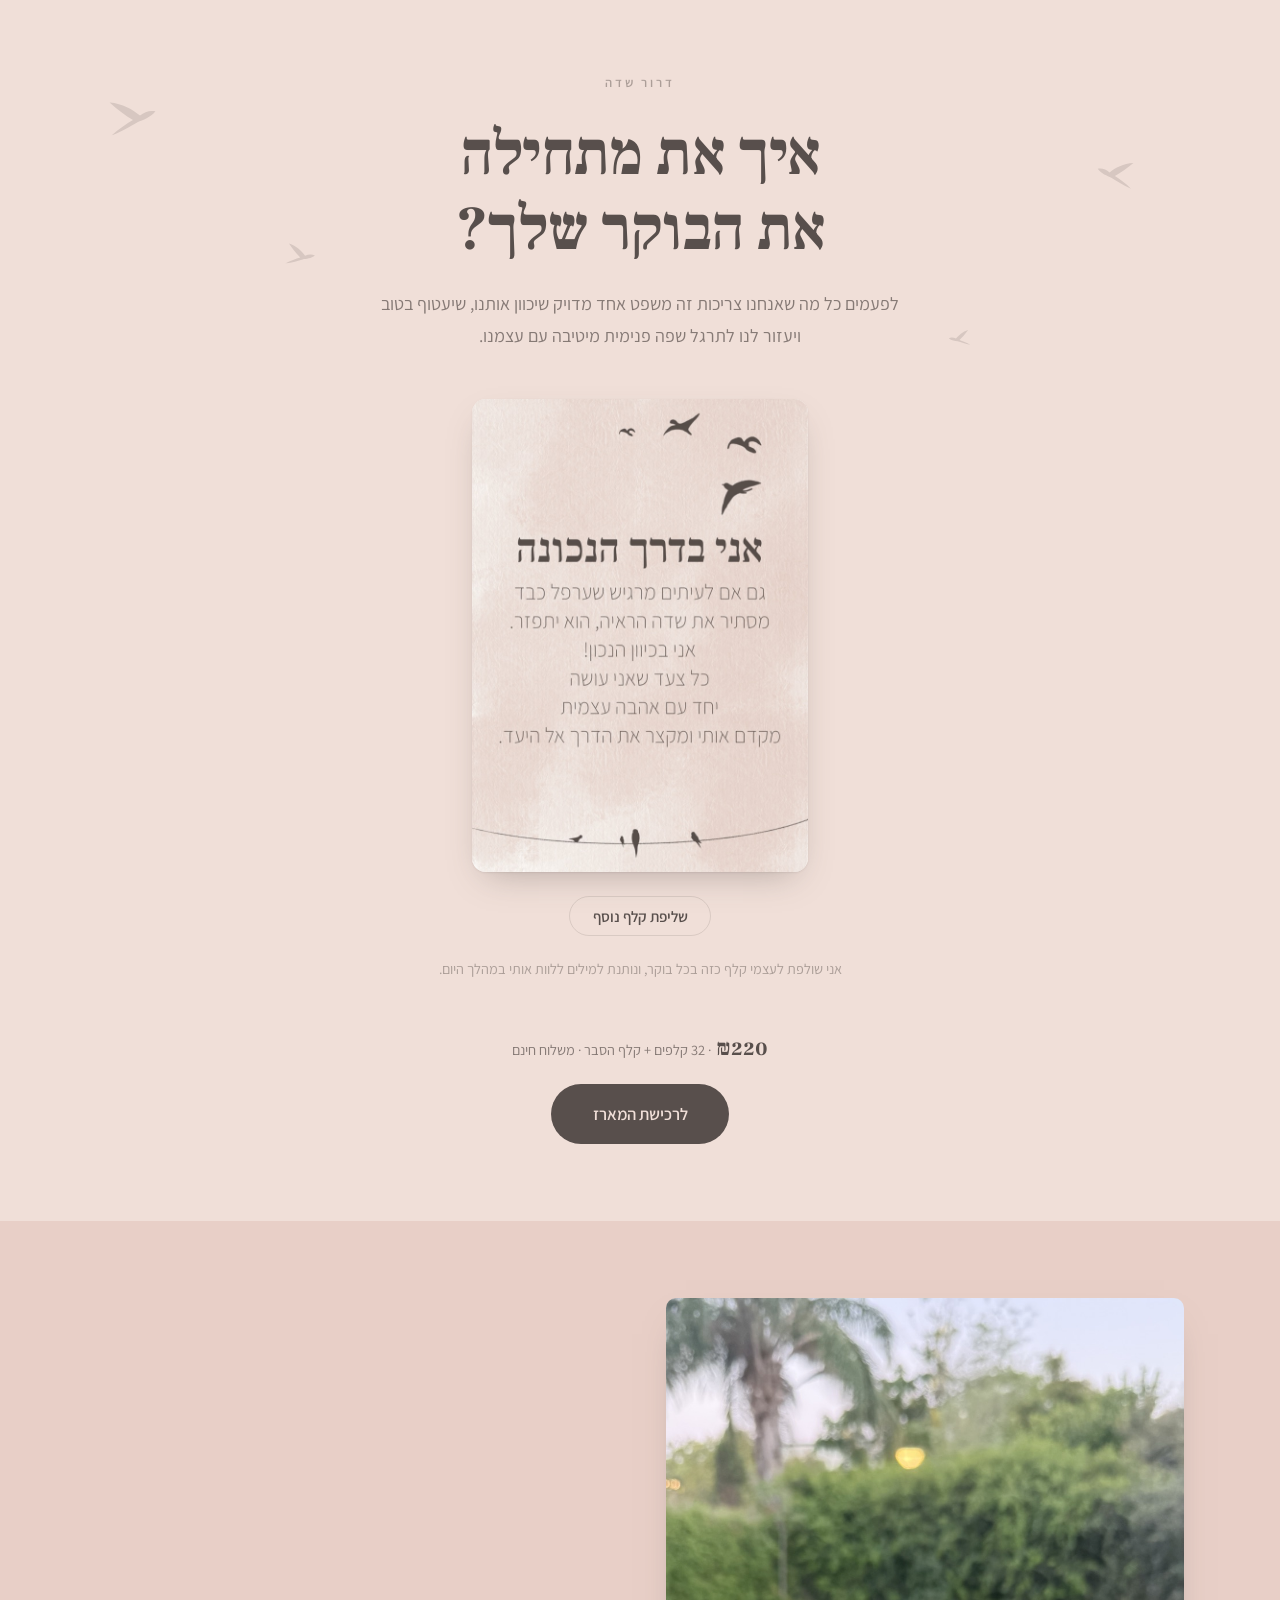
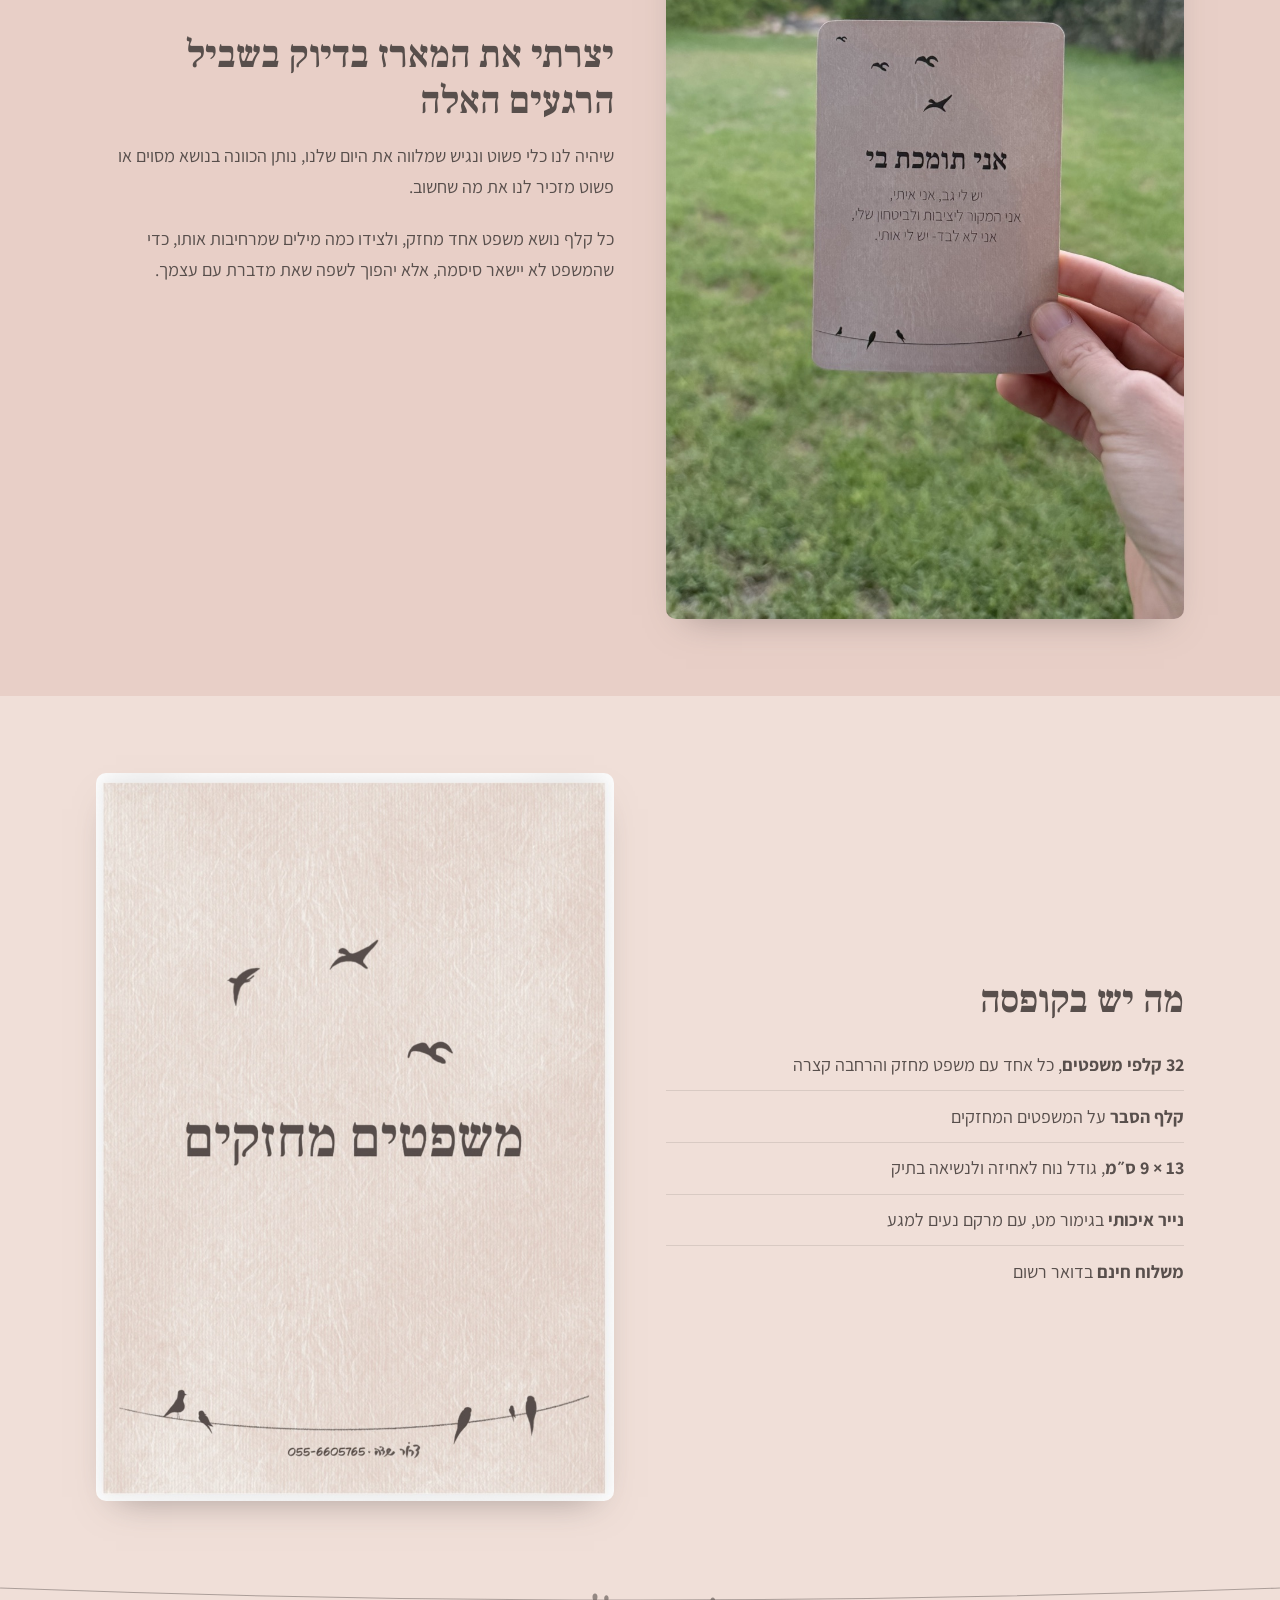
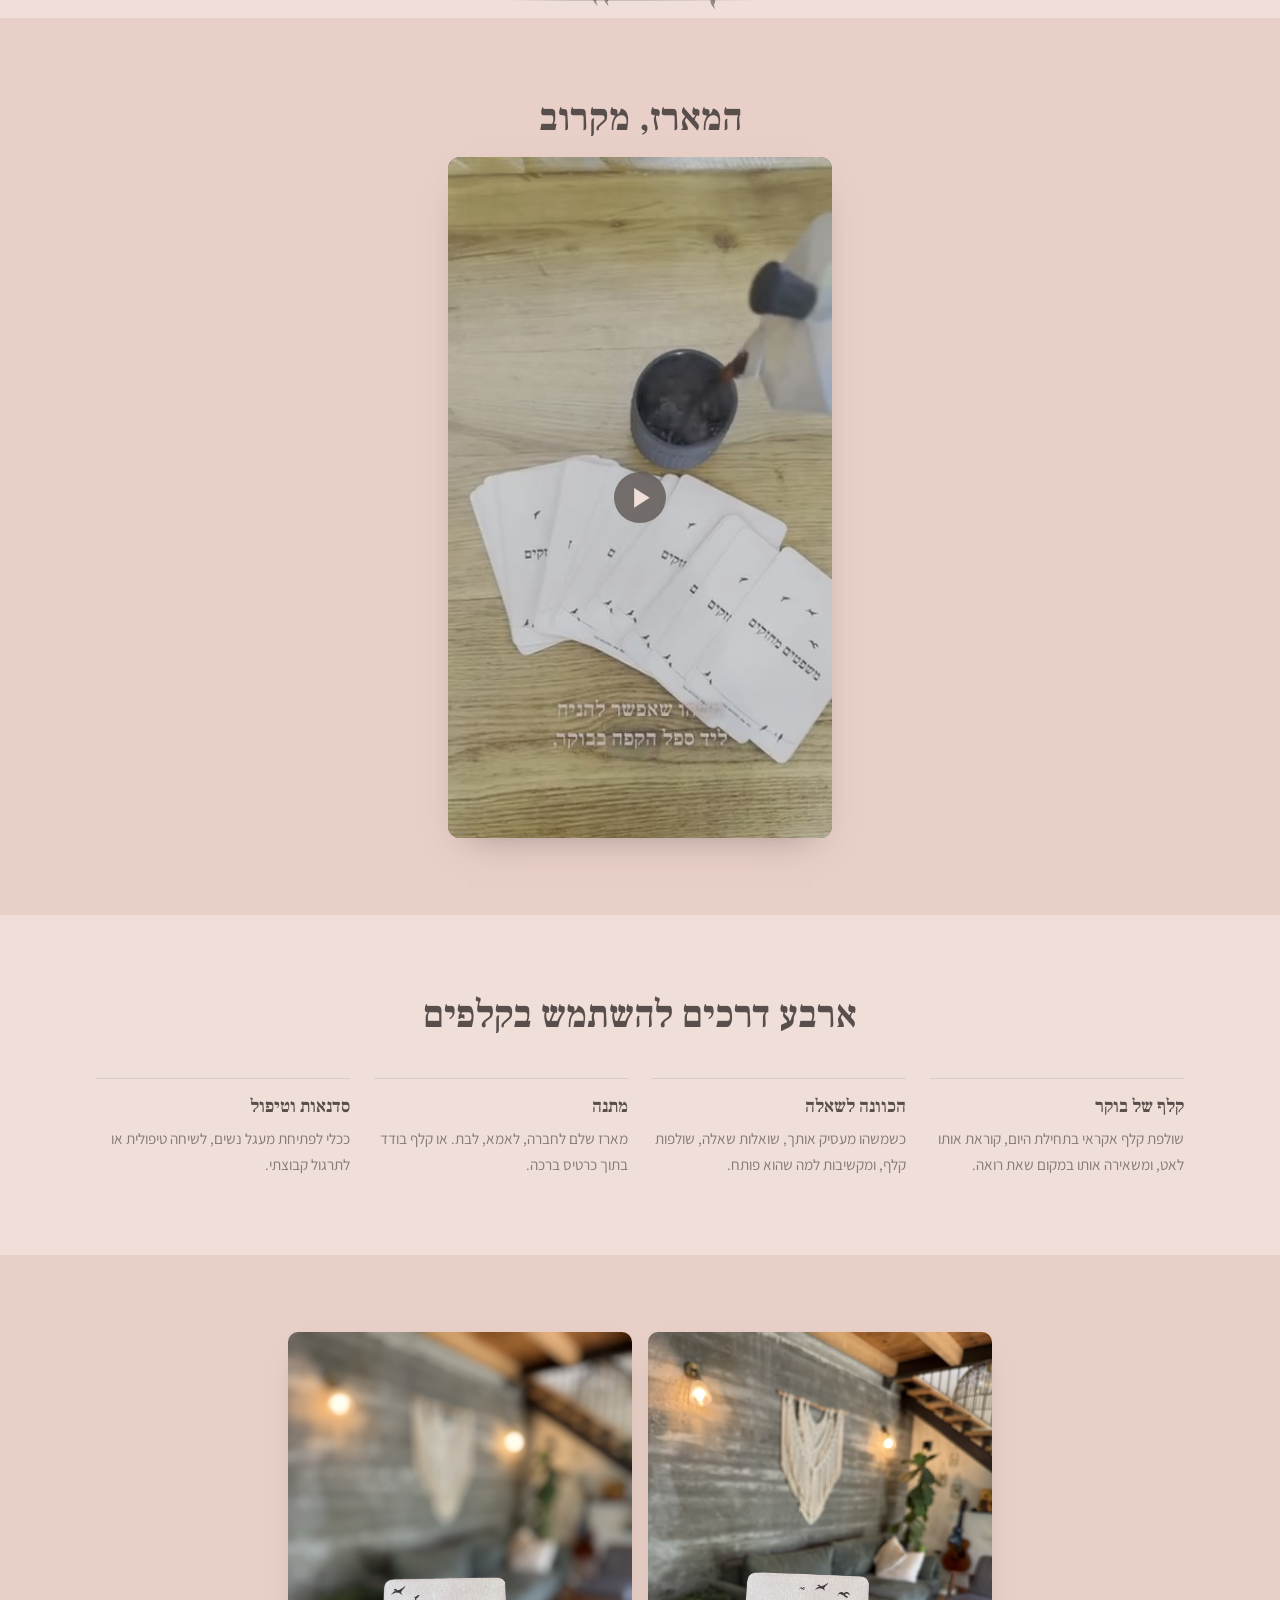
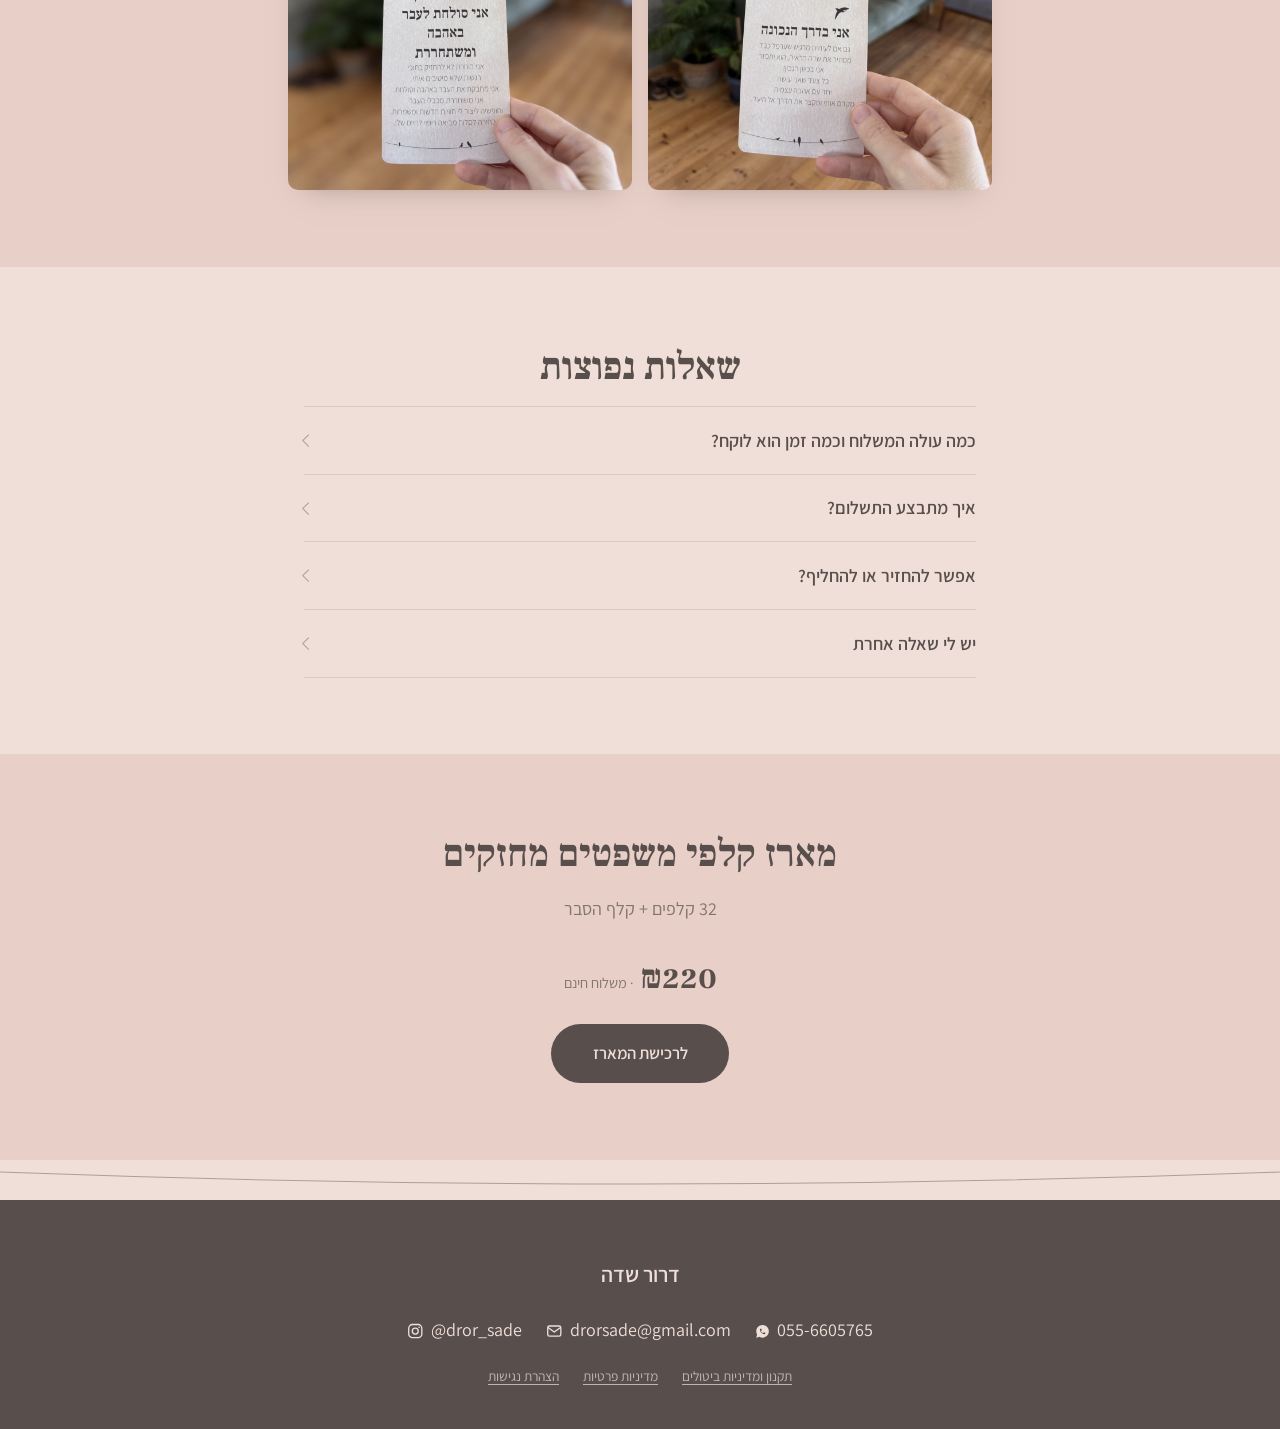
<file: index.html>
<!doctype html>
<html lang="he" dir="rtl">
<head>
<meta charset="utf-8">
<meta name="viewport" content="width=device-width, initial-scale=1">

<title>קלפי משפטים מחזקים | דרור שדה</title>
<meta name="description" content="מארז של 32 קלפי משפטים מחזקים לנשים, לתרגול שפה פנימית מיטיבה. קלף אחד בבוקר שמלווה אותך לאורך היום. ₪220, משלוח חינם.">

<link rel="canonical" href="https://drorsade.github.io/">
<meta property="og:type" content="product">
<meta property="og:locale" content="he_IL">
<meta property="og:site_name" content="דרור שדה">
<meta property="og:url" content="https://drorsade.github.io/">
<meta property="og:title" content="קלפי משפטים מחזקים | דרור שדה">
<meta property="og:description" content="32 קלפים לתרגול שפה פנימית מיטיבה. קלף אחד בבוקר שמלווה אותך לאורך היום.">
<meta property="og:image" content="https://drorsade.github.io/assets/og-image.jpg">
<meta property="og:image:width" content="1200">
<meta property="og:image:height" content="630">
<meta name="twitter:card" content="summary_large_image">

<link rel="icon" href="assets/favicon.svg" type="image/svg+xml">

<link rel="preconnect" href="https://fonts.googleapis.com">
<link rel="preconnect" href="https://fonts.gstatic.com" crossorigin>
<link href="https://fonts.googleapis.com/css2?family=Assistant:wght@400;600&family=Frank+Ruhl+Libre:wght@500;700&display=swap" rel="stylesheet">

<link rel="stylesheet" href="styles.css?v=6">

<script type="application/ld+json">
{
  "@context": "https://schema.org",
  "@type": "Product",
  "name": "קלפי משפטים מחזקים",
  "description": "מארז של 32 קלפי משפטים מחזקים + קלף הסבר, לתרגול שפה פנימית מיטיבה.",
  "image": "https://drorsade.github.io/assets/og-image.jpg",
  "url": "https://drorsade.github.io/",
  "brand": { "@type": "Brand", "name": "דרור שדה" },
  "offers": {
    "@type": "Offer",
    "price": "220",
    "priceCurrency": "ILS",
    "availability": "https://schema.org/InStock"
  }
}
</script>
</head>
<body>

<!-- Bird shapes, defined once and referenced throughout -->
<svg class="svg-defs" aria-hidden="true" focusable="false">
  <defs>
    <path id="bird-fly" d="M78 24c-8-3-16-1-23 3C46 17 32 6 14 2c10 12 20 22 30 30-10 4-22 10-34 18 16-4 30-10 40-14 8-2 20-4 28-12z"/>
    <path id="bird-sit" d="M10 3c3 0 5 3 5 7 0 3-1 6-3 9l3 9-6-7c-2-3-4-7-4-11 0-4 2-7 5-7z"/>
  </defs>
</svg>

<a class="skip-link" href="#main">דילוג לתוכן</a>

<main id="main">

  <!-- ── Hero: the ritual itself ─────────────────────────────── -->
  <section class="hero">
    <div class="flock" aria-hidden="true">
      <svg class="flock__bird flock__bird--1" viewBox="0 0 90 50"><use href="#bird-fly"/></svg>
      <svg class="flock__bird flock__bird--2" viewBox="0 0 90 50"><use href="#bird-fly"/></svg>
      <svg class="flock__bird flock__bird--3" viewBox="0 0 90 50"><use href="#bird-fly"/></svg>
      <svg class="flock__bird flock__bird--4" viewBox="0 0 90 50"><use href="#bird-fly"/></svg>
    </div>

    <div class="wrap hero__inner">
      <p class="eyebrow">דרור שדה</p>
      <h1 class="hero__title">איך את מתחילה<br>את הבוקר שלך?</h1>
      <p class="hero__lede">
        לפעמים כל מה שאנחנו צריכות זה משפט אחד מדויק שיכוון אותנו,
        שיעטוף בטוב ויעזור לנו לתרגל שפה פנימית מיטיבה עם עצמנו.
      </p>

      <!-- The signature element: a real card, drawable -->
      <div class="draw">
        <!-- One card in the markup. script.js adds a second, inline-styled
             layer on top for the crossfade, so the page can never render a
             stray empty image if the stylesheet is stale or missing. -->
        <div class="card" id="card" aria-live="polite">
          <!-- must stay in sync with CARDS[0] in script.js -->
          <img id="card-img" src="assets/card-derech.jpg"
               width="700" height="986" fetchpriority="high"
               alt="קלף ובו הכיתוב: אני בדרך הנכונה. גם אם לעיתים מרגיש שערפל כבד מסתיר את שדה הראיה, הוא יתפזר. אני בכיוון הנכון! כל צעד שאני עושה יחד עם אהבה עצמית מקדם אותי ומקצר את הדרך אל היעד.">
        </div>

        <button class="btn-draw" id="draw" type="button">
          שליפת קלף נוסף
        </button>
        <p class="draw__hint">אני שולפת לעצמי קלף כזה בכל בוקר, ונותנת למילים ללוות אותי במהלך היום.</p>
      </div>

      <div class="buy-block">
        <p class="price"><span dir="ltr">₪220</span> <span class="price__note">· 32 קלפים + קלף הסבר · משלוח חינם</span></p>
        <a class="btn-buy" data-buy href="https://wa.me/972556605765?text=%D7%94%D7%99%D7%99%20%D7%93%D7%A8%D7%95%D7%A8%2C%20%D7%90%D7%A9%D7%9E%D7%97%20%D7%9C%D7%94%D7%96%D7%9E%D7%99%D7%9F%20%D7%9E%D7%90%D7%A8%D7%96%20%D7%A9%D7%9C%20%D7%A7%D7%9C%D7%A4%D7%99%20%D7%9E%D7%A9%D7%A4%D7%98%D7%99%D7%9D%20%D7%9E%D7%97%D7%96%D7%A7%D7%99%D7%9D" target="_blank" rel="noopener">
          לרכישת המארז
        </a>
      </div>
    </div>
  </section>

  <!-- ── Story ───────────────────────────────────────────────── -->
  <section class="band band--alt">
    <div class="wrap split">
      <div class="split__media">
        <img src="assets/photo-garden.jpg" width="900" height="1600" alt="יד מחזיקה קלף ובו הכיתוב ״אני תומכת בי״, על רקע גינה ירוקה" loading="lazy">
      </div>
      <div class="split__text">
        <h2 class="h2">יצרתי את המארז בדיוק בשביל הרגעים האלה</h2>
        <p>
          שיהיה לנו כלי פשוט ונגיש שמלווה את היום שלנו, נותן הכוונה בנושא מסוים
          או פשוט מזכיר לנו את מה שחשוב.
        </p>
        <p>
          כל קלף נושא משפט אחד מחזק, ולצידו כמה מילים שמרחיבות אותו,
          כדי שהמשפט לא יישאר סיסמה, אלא יהפוך לשפה שאת מדברת עם עצמך.
        </p>
      </div>
    </div>
  </section>

  <!-- ── What's in the box ───────────────────────────────────── -->
  <section class="band">
    <div class="wrap split split--reverse">
      <div class="split__media">
        <img src="assets/deck-cover.jpg" width="854" height="1200" alt="קלף השער של המארז ובו הכיתוב ״משפטים מחזקים״" loading="lazy">
      </div>
      <div class="split__text">
        <h2 class="h2">מה יש בקופסה</h2>
        <ul class="specs">
          <li><strong>32 קלפי משפטים</strong>, כל אחד עם משפט מחזק והרחבה קצרה</li>
          <li><strong>קלף הסבר</strong> על המשפטים המחזקים</li>
          <li><strong><span dir="ltr">9 × 13</span> ס״מ</strong>, גודל נוח לאחיזה ולנשיאה בתיק</li>
          <li><strong>נייר איכותי</strong> בגימור מט, עם מרקם נעים למגע</li>
          <li><strong>משלוח חינם</strong> בדואר רשום</li>
        </ul>
      </div>
    </div>
  </section>

  <div class="divider" aria-hidden="true">
    <svg viewBox="0 0 400 40" preserveAspectRatio="none" class="divider__wire">
      <path d="M0 10 Q200 34 400 10" fill="none" stroke="currentColor" stroke-width="1"/>
    </svg>
    <svg viewBox="0 0 400 40" class="divider__birds">
      <g transform="translate(150 14) scale(.5)"><use href="#bird-sit"/></g>
      <g transform="translate(162 16) scale(.44)"><use href="#bird-sit"/></g>
      <g transform="translate(268 18) scale(.48)"><use href="#bird-sit"/></g>
    </svg>
  </div>

  <!-- ── Video ───────────────────────────────────────────────── -->
  <section class="band band--alt">
    <div class="wrap narrow center">
      <h2 class="h2">המארז, מקרוב</h2>
      <div class="video" id="video"
           data-src="assets/product-video.mp4"
           data-poster="assets/video-poster.jpg">
        <img src="assets/video-poster.jpg" alt="" width="406" height="720" loading="lazy">
        <button class="video__play" type="button">
          <span class="visually-hidden">הפעלת הסרטון</span>
          <svg viewBox="0 0 24 24" aria-hidden="true"><path d="M8 5v14l11-7z" fill="currentColor"/></svg>
        </button>
      </div>
    </div>
  </section>

  <!-- ── How to use ──────────────────────────────────────────── -->
  <section class="band">
    <div class="wrap">
      <h2 class="h2 center">ארבע דרכים להשתמש בקלפים</h2>
      <div class="uses">
        <div class="use">
          <h3>קלף של בוקר</h3>
          <p>שולפת קלף אקראי בתחילת היום, קוראת אותו לאט, ומשאירה אותו במקום שאת רואה.</p>
        </div>
        <div class="use">
          <h3>הכוונה לשאלה</h3>
          <p>כשמשהו מעסיק אותך, שואלות שאלה, שולפות קלף, ומקשיבות למה שהוא פותח.</p>
        </div>
        <div class="use">
          <h3>מתנה</h3>
          <p>מארז שלם לחברה, לאמא, לבת. או קלף בודד בתוך כרטיס ברכה.</p>
        </div>
        <div class="use">
          <h3>סדנאות וטיפול</h3>
          <p>ככלי לפתיחת מעגל נשים, לשיחה טיפולית או לתרגול קבוצתי.</p>
        </div>
      </div>
    </div>
  </section>

  <!-- ── Gallery ─────────────────────────────────────────────── -->
  <section class="band band--alt">
    <div class="wrap">
      <div class="gallery">
        <img src="assets/photo-livingroom.jpg" width="1200" height="1600" alt="קלף ובו הכיתוב ״אני בדרך הנכונה״ מוחזק בסלון" loading="lazy">
        <img src="assets/photo-livingroom-2.jpg" width="1200" height="1600" alt="קלף ובו הכיתוב ״אני סולחת לעבר באהבה ומשתחררת״" loading="lazy">
      </div>
    </div>
  </section>

  <!-- ── FAQ ─────────────────────────────────────────────────── -->
  <section class="band">
    <div class="wrap narrow">
      <h2 class="h2 center">שאלות נפוצות</h2>

      <details class="faq">
        <summary>כמה עולה המשלוח וכמה זמן הוא לוקח?</summary>
        <p>המשלוח בדואר רשום הוא <strong>חינם</strong>, ומגיע עד שבועיים.
           אפשר גם משלוח עם שליח עד הבית בתוספת <strong><span dir="ltr">₪35</span></strong>.
           כתבי לי בוואטסאפ ונסגור את הפרטים.</p>
      </details>

      <details class="faq">
        <summary>איך מתבצע התשלום?</summary>
        <p>התשלום מתבצע בעמוד מאובטח של מערכת הסליקה מורנינג (חשבונית ירוקה).
           פרטי האשראי לא נשמרים אצלי, וקבלה נשלחת אלייך אוטומטית למייל בסיום הרכישה.</p>
      </details>

      <details class="faq">
        <summary>אפשר להחזיר או להחליף?</summary>
        <p>כן. אפשר לבטל את העסקה תוך 14 יום מקבלת המארז, כל עוד הוא באריזתו המקורית
           ולא נעשה בו שימוש, בהתאם לחוק הגנת הצרכן. הפרטים המלאים מופיעים
           <a href="takanon.html">בתקנון</a>.</p>
      </details>

      <details class="faq">
        <summary>יש לי שאלה אחרת</summary>
        <p>אשמח לענות. אפשר <a href="https://wa.me/972556605765" target="_blank" rel="noopener">בוואטסאפ</a>
           או במייל <span data-mail dir="ltr">drorsade [at] gmail [dot] com</span>.</p>
      </details>
    </div>
  </section>

  <!-- ── Closing CTA: the birds settle ───────────────────────── -->
  <section class="band band--close">
    <div class="wrap narrow center">
      <h2 class="h2">מארז קלפי משפטים מחזקים</h2>
      <p class="close__lede">32 קלפים + קלף הסבר</p>
      <p class="price price--lg"><span dir="ltr">₪220</span> <span class="price__note">· משלוח חינם</span></p>
      <a class="btn-buy" data-buy href="https://wa.me/972556605765?text=%D7%94%D7%99%D7%99%20%D7%93%D7%A8%D7%95%D7%A8%2C%20%D7%90%D7%A9%D7%9E%D7%97%20%D7%9C%D7%94%D7%96%D7%9E%D7%99%D7%9F%20%D7%9E%D7%90%D7%A8%D7%96%20%D7%A9%D7%9C%20%D7%A7%D7%9C%D7%A4%D7%99%20%D7%9E%D7%A9%D7%A4%D7%98%D7%99%D7%9D%20%D7%9E%D7%97%D7%96%D7%A7%D7%99%D7%9D" target="_blank" rel="noopener">
        לרכישת המארז
      </a>
    </div>
  </section>

</main>

<footer class="footer">
  <svg class="footer__wire" viewBox="0 0 400 40" preserveAspectRatio="none" aria-hidden="true">
    <path d="M0 12 Q200 36 400 12" fill="none" stroke="currentColor" stroke-width="1"/>
  </svg>
  <div class="wrap footer__inner">
    <p class="footer__name">דרור שדה</p>
    <ul class="footer__links">
      <li>
        <a href="https://wa.me/972556605765" target="_blank" rel="noopener">
          <svg class="icon icon--solid" viewBox="0 0 24 24" width="14" height="14" aria-hidden="true">
            <path fill="currentColor" d="M12 2C6.5 2 2 6.5 2 12c0 1.8.5 3.5 1.3 4.9L2 22l5.3-1.4C8.7 21.5 10.3 22 12 22c5.5 0 10-4.5 10-10S17.5 2 12 2z"/>
            <g transform="translate(6.4 6.6) scale(.47)">
              <path fill="var(--ink)" d="M6.62 10.79c1.44 2.83 3.76 5.14 6.59 6.59l2.2-2.2c.27-.27.67-.36 1.02-.24 1.12.37 2.33.57 3.57.57.55 0 1 .45 1 1V20c0 .55-.45 1-1 1-9.39 0-17-7.61-17-17 0-.55.45-1 1-1h3.5c.55 0 1 .45 1 1 0 1.25.2 2.45.57 3.57.11.35.03.74-.25 1.02l-2.2 2.2z"/>
            </g>
          </svg>
          <span class="visually-hidden">וואטסאפ</span>
          <span dir="ltr">055-6605765</span>
        </a>
      </li>
      <li><span data-mail="icon" dir="ltr">drorsade [at] gmail [dot] com</span></li>
      <li>
        <a href="https://instagram.com/dror_sade" target="_blank" rel="noopener">
          <svg class="icon" viewBox="0 0 24 24" width="15" height="15" aria-hidden="true"
               fill="none" stroke="currentColor" stroke-width="1.9"
               stroke-linecap="round" stroke-linejoin="round">
            <rect x="2.5" y="2.5" width="19" height="19" rx="5.4"/>
            <circle cx="12" cy="12" r="4.3"/>
            <circle cx="17.6" cy="6.4" r="1.15" fill="currentColor" stroke="none"/>
          </svg>
          <span class="visually-hidden">אינסטגרם</span>
          <span dir="ltr">@dror_sade</span>
        </a>
      </li>
    </ul>
    <ul class="footer__legal">
      <li><a href="takanon.html">תקנון ומדיניות ביטולים</a></li>
      <li><a href="privacy.html">מדיניות פרטיות</a></li>
      <li><a href="accessibility.html">הצהרת נגישות</a></li>
    </ul>
  </div>
</footer>

<!-- Sticky buy bar — appears once the hero scrolls away (mobile) -->
<div class="sticky-buy" id="stickyBuy" hidden>
  <span class="sticky-buy__price"><span dir="ltr">₪220</span> · משלוח חינם</span>
  <a class="btn-buy btn-buy--sm" data-buy href="https://wa.me/972556605765?text=%D7%94%D7%99%D7%99%20%D7%93%D7%A8%D7%95%D7%A8%2C%20%D7%90%D7%A9%D7%9E%D7%97%20%D7%9C%D7%94%D7%96%D7%9E%D7%99%D7%9F%20%D7%9E%D7%90%D7%A8%D7%96%20%D7%A9%D7%9C%20%D7%A7%D7%9C%D7%A4%D7%99%20%D7%9E%D7%A9%D7%A4%D7%98%D7%99%D7%9D%20%D7%9E%D7%97%D7%96%D7%A7%D7%99%D7%9D" target="_blank" rel="noopener">לרכישה</a>
</div>

<script src="script.js?v=6"></script>
<script src="contact.js?v=6"></script>
<script src="analytics.js?v=6"></script>
</body>
</html>
</file>
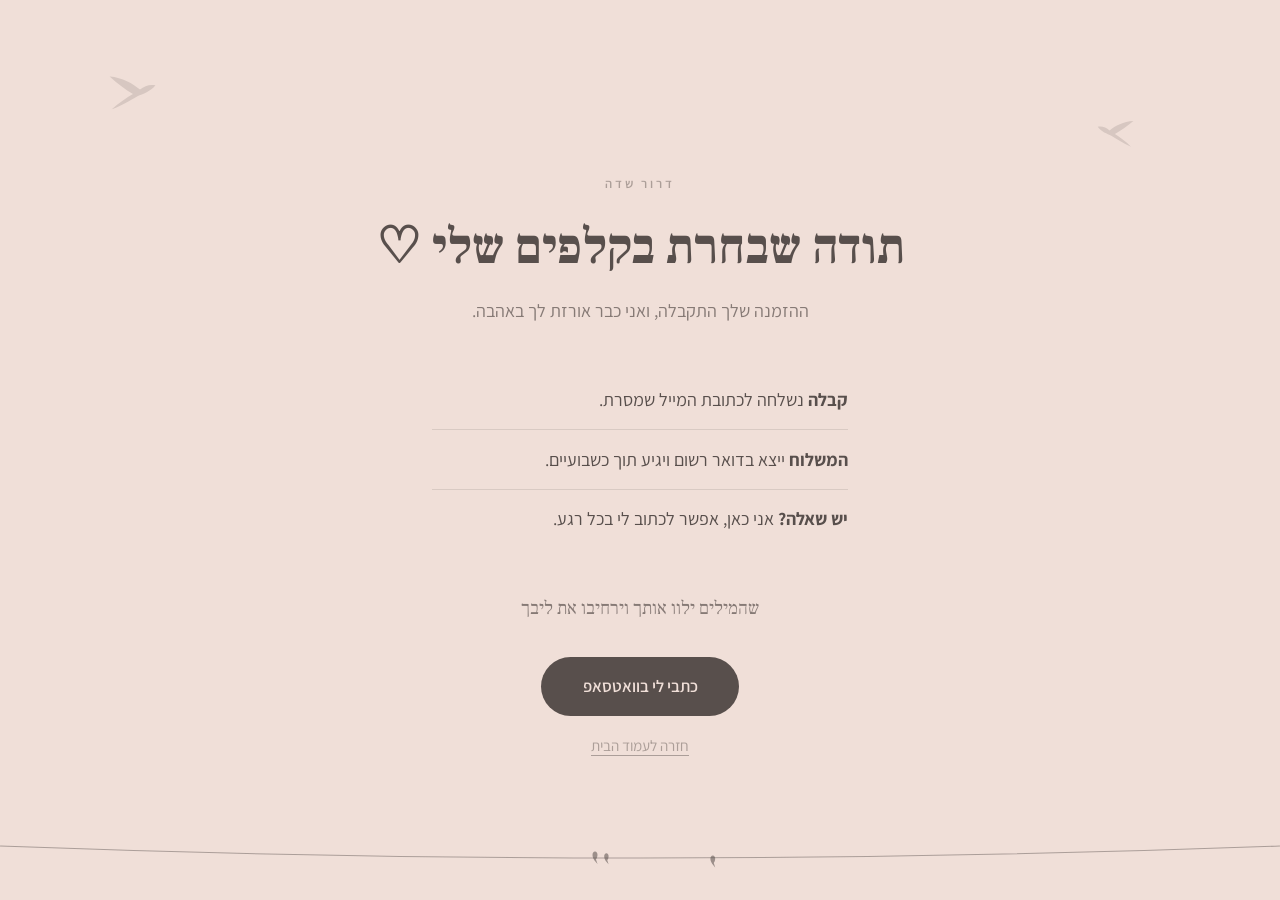
<file: thankyou/index.html>
<!doctype html>
<html lang="he" dir="rtl">
<head>
<meta charset="utf-8">
<meta name="viewport" content="width=device-width, initial-scale=1">
<title>תודה על ההזמנה | דרור שדה</title>
<meta name="description" content="ההזמנה שלך התקבלה. המארז יישלח אלייך בדואר רשום.">
<!-- a confirmation page has no business in search results -->
<meta name="robots" content="noindex, nofollow">
<link rel="icon" href="/assets/favicon.svg" type="image/svg+xml">
<link rel="preconnect" href="https://fonts.googleapis.com">
<link rel="preconnect" href="https://fonts.gstatic.com" crossorigin>
<link href="https://fonts.googleapis.com/css2?family=Assistant:wght@400;600&family=Frank+Ruhl+Libre:wght@500;700&display=swap" rel="stylesheet">
<link rel="stylesheet" href="/styles.css?v=6">
</head>
<body>

<svg class="svg-defs" aria-hidden="true" focusable="false">
  <defs>
    <path id="bird-fly" d="M78 24c-8-3-16-1-23 3C46 17 32 6 14 2c10 12 20 22 30 30-10 4-22 10-34 18 16-4 30-10 40-14 8-2 20-4 28-12z"/>
    <path id="bird-sit" d="M10 3c3 0 5 3 5 7 0 3-1 6-3 9l3 9-6-7c-2-3-4-7-4-11 0-4 2-7 5-7z"/>
  </defs>
</svg>

<main class="thanks">
  <div class="flock" aria-hidden="true">
    <svg class="flock__bird flock__bird--1" viewBox="0 0 90 50"><use href="#bird-fly"/></svg>
    <svg class="flock__bird flock__bird--3" viewBox="0 0 90 50"><use href="#bird-fly"/></svg>
  </div>

  <div class="wrap narrow center thanks__inner">
    <p class="eyebrow">דרור שדה</p>
    <h1 class="thanks__title">תודה שבחרת בקלפים שלי ♡</h1>
    <p class="thanks__lede">
      ההזמנה שלך התקבלה, ואני כבר אורזת לך באהבה.
    </p>

    <ul class="thanks__steps">
      <li><strong>קבלה</strong> נשלחה לכתובת המייל שמסרת.</li>
      <li><strong>המשלוח</strong> ייצא בדואר רשום ויגיע תוך כשבועיים.</li>
      <li><strong>יש שאלה?</strong> אני כאן, אפשר לכתוב לי בכל רגע.</li>
    </ul>

    <p class="thanks__wish">
      שהמילים ילוו אותך וירחיבו את ליבך
    </p>

    <div class="thanks__actions">
      <a class="btn-buy" href="https://wa.me/972556605765" target="_blank" rel="noopener">כתבי לי בוואטסאפ</a>
      <a class="thanks__home" href="/">חזרה לעמוד הבית</a>
    </div>
  </div>

  <svg class="thanks__wire" viewBox="0 0 400 40" preserveAspectRatio="none" aria-hidden="true">
    <path d="M0 10 Q200 34 400 10" fill="none" stroke="currentColor" stroke-width="1"/>
  </svg>
  <svg class="thanks__birds" viewBox="0 0 400 40" aria-hidden="true">
    <g transform="translate(150 14) scale(.5)"><use href="#bird-sit"/></g>
    <g transform="translate(162 16) scale(.44)"><use href="#bird-sit"/></g>
    <g transform="translate(268 18) scale(.48)"><use href="#bird-sit"/></g>
  </svg>
</main>

<script src="/contact.js?v=6"></script>
<script src="/analytics.js?v=6"></script>
</body>
</html>
</file>
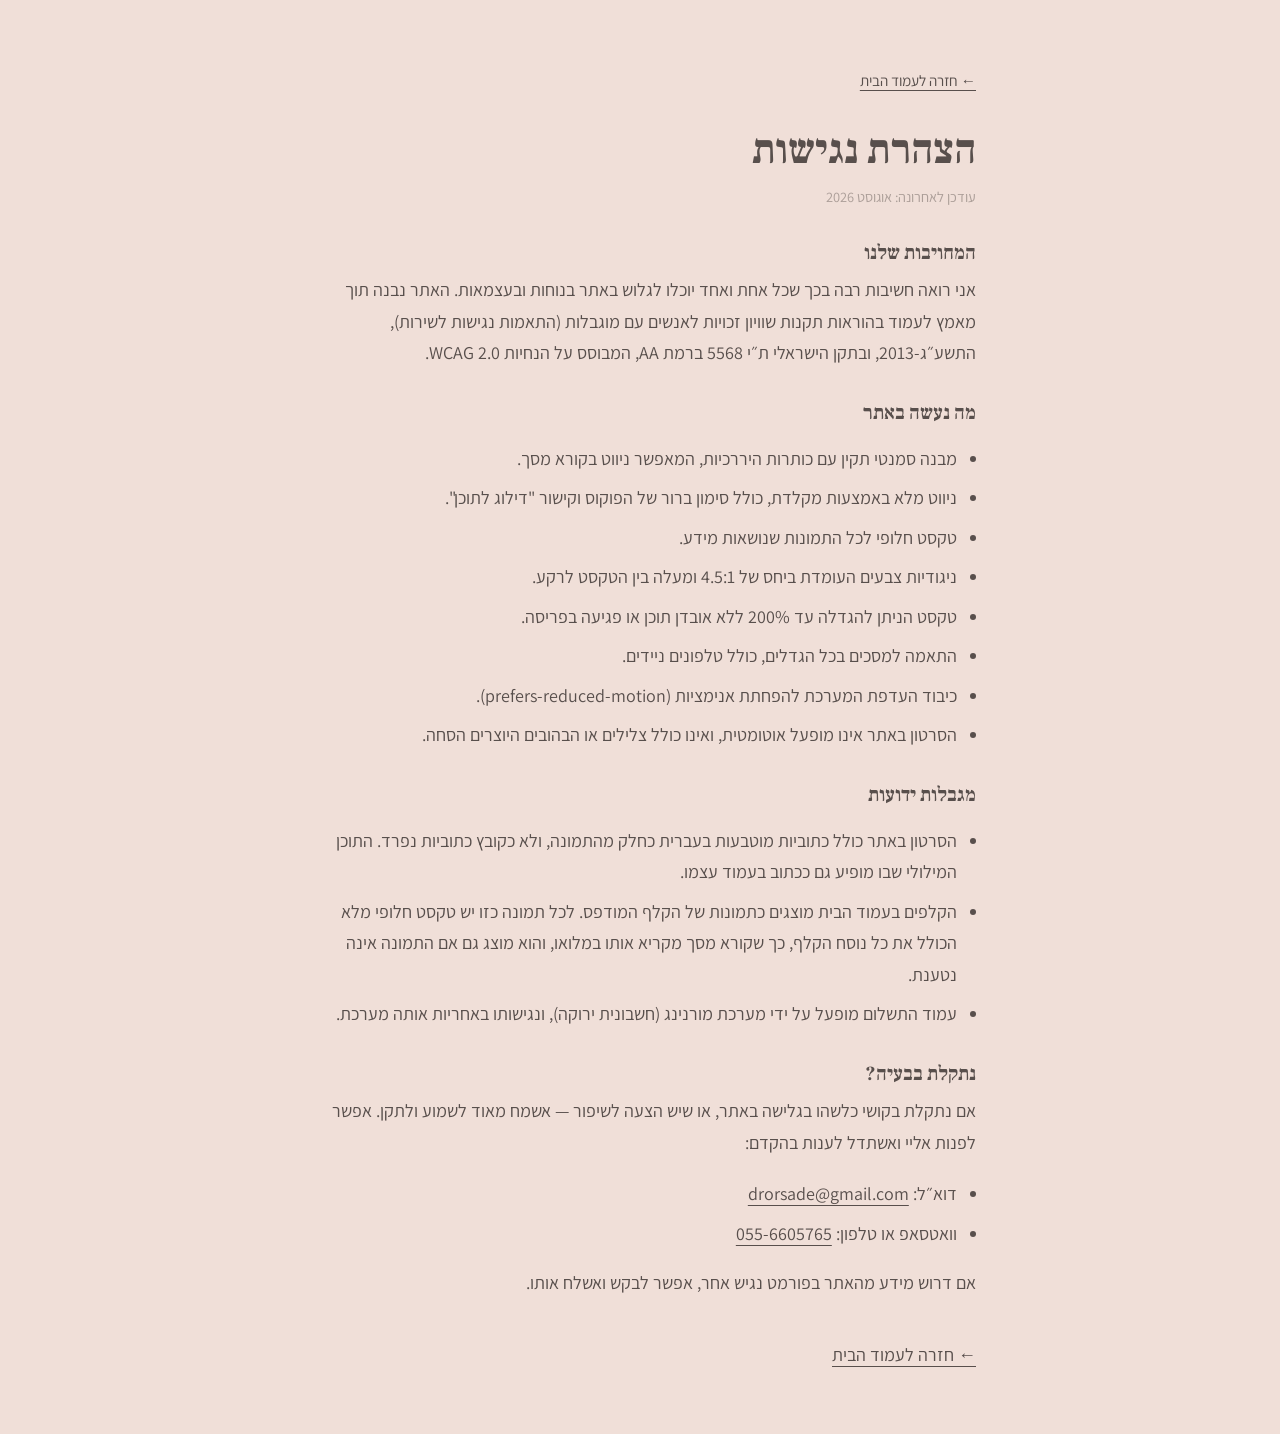
<file: accessibility.html>
<!doctype html>
<html lang="he" dir="rtl">
<head>
<meta charset="utf-8">
<meta name="viewport" content="width=device-width, initial-scale=1">
<title>הצהרת נגישות | דרור שדה</title>
<meta name="description" content="הצהרת הנגישות של אתר קלפי משפטים מחזקים מאת דרור שדה.">
<meta name="robots" content="noindex">
<link rel="icon" href="assets/favicon.svg" type="image/svg+xml">
<link rel="preconnect" href="https://fonts.googleapis.com">
<link rel="preconnect" href="https://fonts.gstatic.com" crossorigin>
<link href="https://fonts.googleapis.com/css2?family=Assistant:wght@400;600&family=Frank+Ruhl+Libre:wght@500;700&display=swap" rel="stylesheet">
<link rel="stylesheet" href="styles.css?v=6">
</head>
<body>
<main class="legal">
  <div class="wrap narrow">
    <a class="back" href="index.html">← חזרה לעמוד הבית</a>

    <h1>הצהרת נגישות</h1>
    <p class="updated">עודכן לאחרונה: אוגוסט 2026</p>

    <h2>המחויבות שלנו</h2>
    <p>
      אני רואה חשיבות רבה בכך שכל אחת ואחד יוכלו לגלוש באתר בנוחות ובעצמאות.
      האתר נבנה תוך מאמץ לעמוד בהוראות תקנות שוויון זכויות לאנשים עם מוגבלות
      (התאמות נגישות לשירות), התשע״ג‑2013, ובתקן הישראלי <span dir="ltr">ת״י 5568</span>
      ברמת <span dir="ltr">AA</span>, המבוסס על הנחיות <span dir="ltr">WCAG 2.0</span>.
    </p>

    <h2>מה נעשה באתר</h2>
    <ul>
      <li>מבנה סמנטי תקין עם כותרות היררכיות, המאפשר ניווט בקורא מסך.</li>
      <li>ניווט מלא באמצעות מקלדת, כולל סימון ברור של הפוקוס וקישור "דילוג לתוכן".</li>
      <li>טקסט חלופי לכל התמונות שנושאות מידע.</li>
      <li>ניגודיות צבעים העומדת ביחס של <span dir="ltr">4.5:1</span> ומעלה בין הטקסט לרקע.</li>
      <li>טקסט הניתן להגדלה עד <span dir="ltr">200%</span> ללא אובדן תוכן או פגיעה בפריסה.</li>
      <li>התאמה למסכים בכל הגדלים, כולל טלפונים ניידים.</li>
      <li>כיבוד העדפת המערכת להפחתת אנימציות (<span dir="ltr">prefers-reduced-motion</span>).</li>
      <li>הסרטון באתר אינו מופעל אוטומטית, ואינו כולל צלילים או הבהובים היוצרים הסחה.</li>
    </ul>

    <h2>מגבלות ידועות</h2>
    <ul>
      <li>
        הסרטון באתר כולל כתוביות מוטבעות בעברית כחלק מהתמונה, ולא כקובץ כתוביות נפרד.
        התוכן המילולי שבו מופיע גם ככתוב בעמוד עצמו.
      </li>
      <li>
        הקלפים בעמוד הבית מוצגים כתמונות של הקלף המודפס. לכל תמונה כזו יש טקסט חלופי
        מלא הכולל את כל נוסח הקלף, כך שקורא מסך מקריא אותו במלואו, והוא מוצג גם אם
        התמונה אינה נטענת.
      </li>
      <li>
        עמוד התשלום מופעל על ידי מערכת מורנינג (חשבונית ירוקה), ונגישותו באחריות אותה מערכת.
      </li>
    </ul>

    <h2>נתקלת בבעיה?</h2>
    <p>
      אם נתקלת בקושי כלשהו בגלישה באתר, או שיש הצעה לשיפור — אשמח מאוד לשמוע ולתקן.
      אפשר לפנות אליי ואשתדל לענות בהקדם:
    </p>
    <ul>
      <li>דוא״ל: <span data-mail dir="ltr">drorsade [at] gmail [dot] com</span></li>
      <li>וואטסאפ או טלפון: <a href="https://wa.me/972556605765" target="_blank" rel="noopener"><span dir="ltr">055-6605765</span></a></li>
    </ul>
    <p>
      אם דרוש מידע מהאתר בפורמט נגיש אחר, אפשר לבקש ואשלח אותו.
    </p>

    <p style="margin-block-start:2.5rem"><a href="index.html">← חזרה לעמוד הבית</a></p>
  </div>
</main>
<script src="contact.js?v=6"></script>
<script src="analytics.js?v=6"></script>
</body>
</html>
</file>
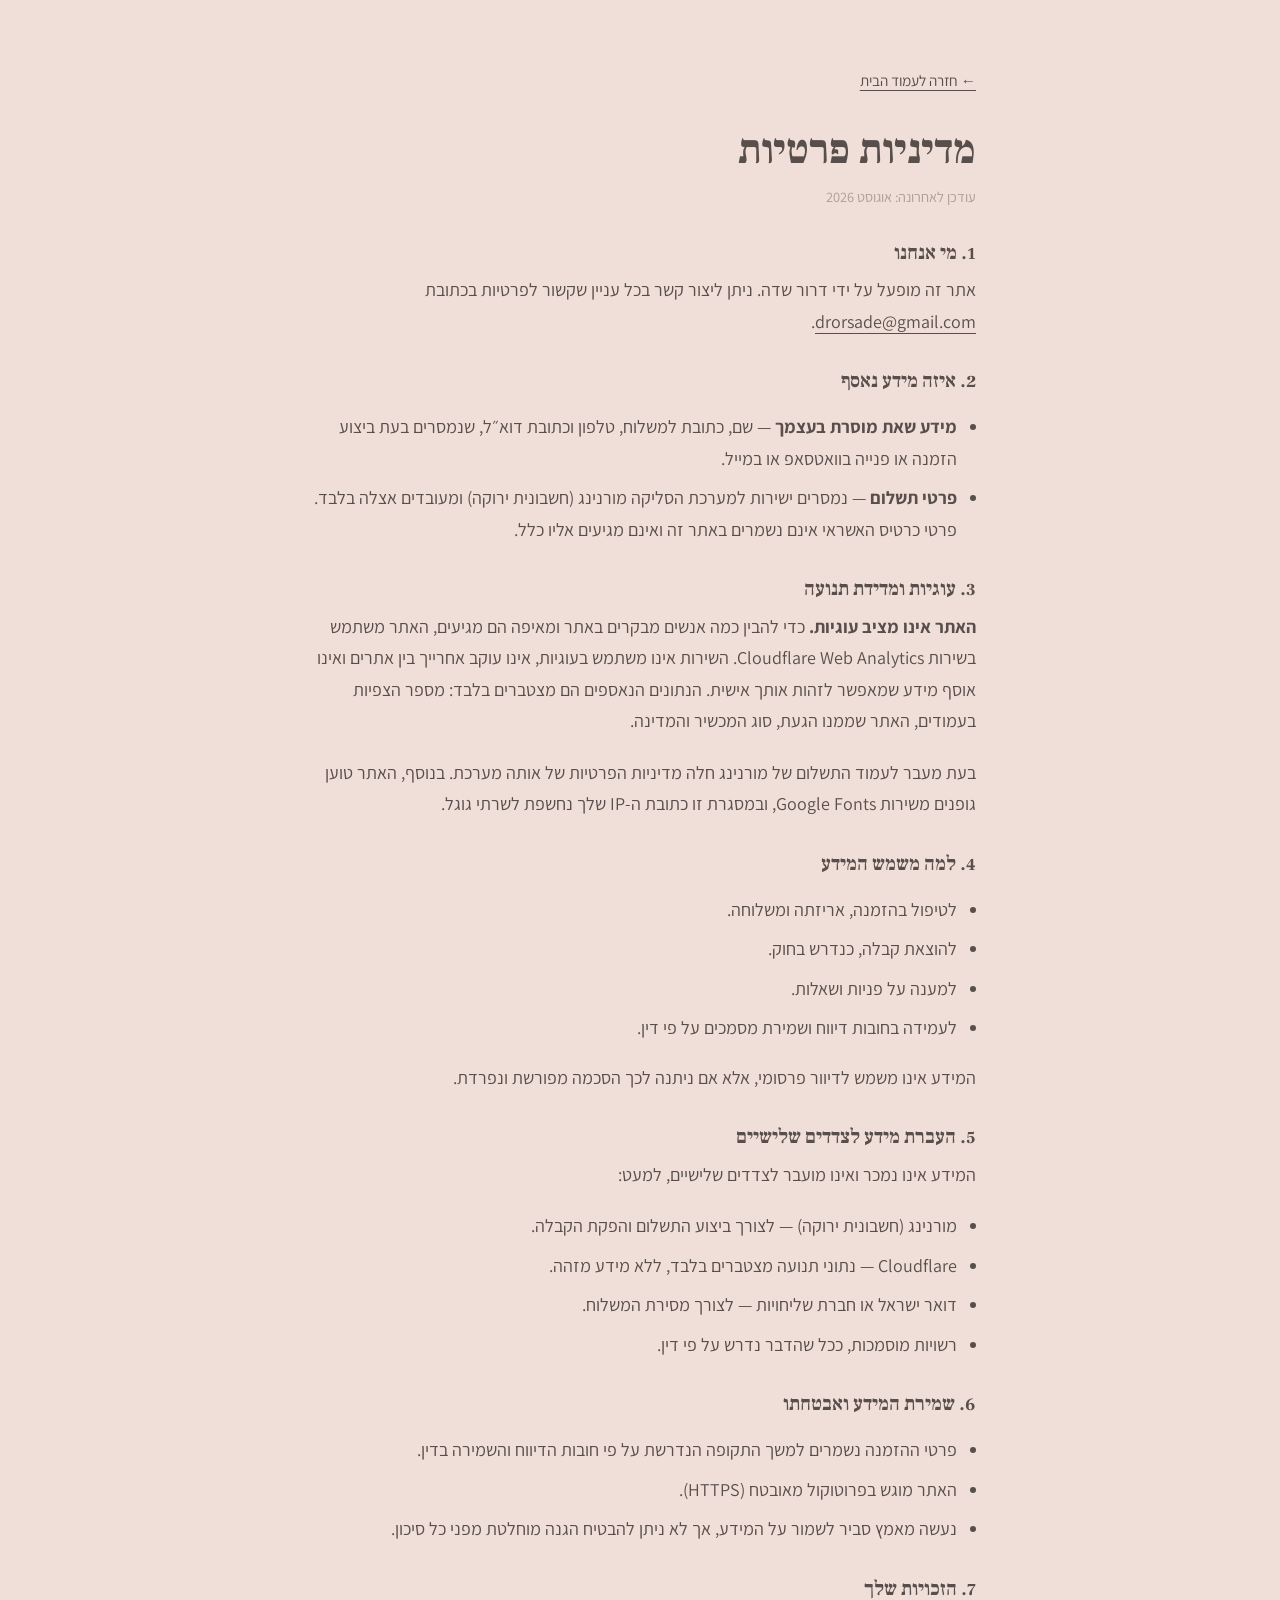
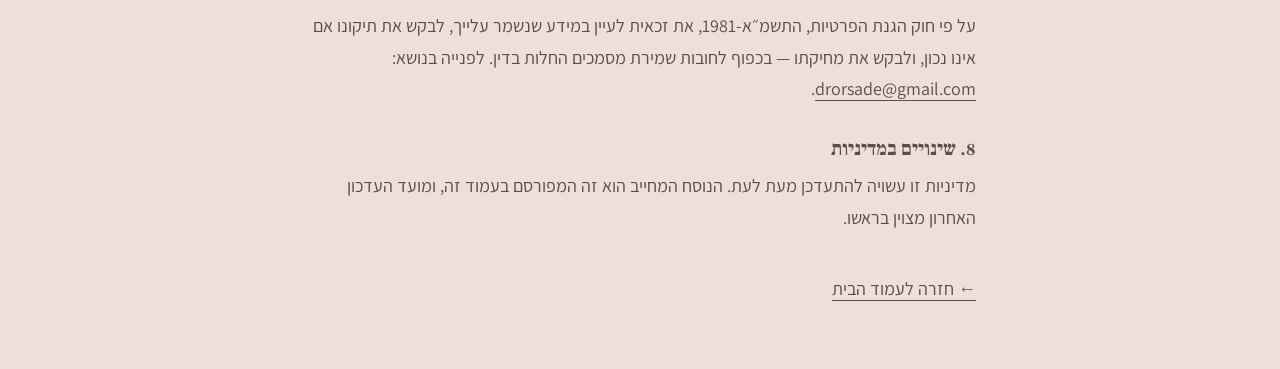
<file: privacy.html>
<!doctype html>
<html lang="he" dir="rtl">
<head>
<meta charset="utf-8">
<meta name="viewport" content="width=device-width, initial-scale=1">
<title>מדיניות פרטיות | דרור שדה</title>
<meta name="description" content="מדיניות הפרטיות של אתר קלפי משפטים מחזקים מאת דרור שדה.">
<meta name="robots" content="noindex">
<link rel="icon" href="assets/favicon.svg" type="image/svg+xml">
<link rel="preconnect" href="https://fonts.googleapis.com">
<link rel="preconnect" href="https://fonts.gstatic.com" crossorigin>
<link href="https://fonts.googleapis.com/css2?family=Assistant:wght@400;600&family=Frank+Ruhl+Libre:wght@500;700&display=swap" rel="stylesheet">
<link rel="stylesheet" href="styles.css?v=6">
</head>
<body>
<main class="legal">
  <div class="wrap narrow">
    <a class="back" href="index.html">← חזרה לעמוד הבית</a>

    <h1>מדיניות פרטיות</h1>
    <p class="updated">עודכן לאחרונה: אוגוסט 2026</p>

    <h2>1. מי אנחנו</h2>
    <p>
      אתר זה מופעל על ידי דרור שדה. ניתן ליצור קשר בכל עניין שקשור לפרטיות בכתובת
      <span data-mail dir="ltr">drorsade [at] gmail [dot] com</span>.
    </p>

    <h2>2. איזה מידע נאסף</h2>
    <ul>
      <li>
        <strong>מידע שאת מוסרת בעצמך</strong> — שם, כתובת למשלוח, טלפון וכתובת דוא״ל,
        שנמסרים בעת ביצוע הזמנה או פנייה בוואטסאפ או במייל.
      </li>
      <li>
        <strong>פרטי תשלום</strong> — נמסרים ישירות למערכת הסליקה מורנינג (חשבונית ירוקה)
        ומעובדים אצלה בלבד. פרטי כרטיס האשראי אינם נשמרים באתר זה ואינם מגיעים אליו כלל.
      </li>
    </ul>

    <h2>3. עוגיות ומדידת תנועה</h2>
    <p>
      <strong>האתר אינו מציב עוגיות.</strong> כדי להבין כמה אנשים מבקרים באתר ומאיפה הם מגיעים,
      האתר משתמש בשירות <span dir="ltr">Cloudflare Web Analytics</span>. השירות אינו משתמש
      בעוגיות, אינו עוקב אחרייך בין אתרים ואינו אוסף מידע שמאפשר לזהות אותך אישית.
      הנתונים הנאספים הם מצטברים בלבד: מספר הצפיות בעמודים, האתר שממנו הגעת,
      סוג המכשיר והמדינה.
    </p>
    <p>
      בעת מעבר לעמוד התשלום של מורנינג חלה מדיניות הפרטיות של אותה מערכת.
      בנוסף, האתר טוען גופנים משירות <span dir="ltr">Google Fonts</span>, ובמסגרת זו
      כתובת ה‑IP שלך נחשפת לשרתי גוגל.
    </p>

    <h2>4. למה משמש המידע</h2>
    <ul>
      <li>לטיפול בהזמנה, אריזתה ומשלוחה.</li>
      <li>להוצאת קבלה, כנדרש בחוק.</li>
      <li>למענה על פניות ושאלות.</li>
      <li>לעמידה בחובות דיווח ושמירת מסמכים על פי דין.</li>
    </ul>
    <p>המידע אינו משמש לדיוור פרסומי, אלא אם ניתנה לכך הסכמה מפורשת ונפרדת.</p>

    <h2>5. העברת מידע לצדדים שלישיים</h2>
    <p>המידע אינו נמכר ואינו מועבר לצדדים שלישיים, למעט:</p>
    <ul>
      <li>מורנינג (חשבונית ירוקה) — לצורך ביצוע התשלום והפקת הקבלה.</li>
      <li><span dir="ltr">Cloudflare</span> — נתוני תנועה מצטברים בלבד, ללא מידע מזהה.</li>
      <li>דואר ישראל או חברת שליחויות — לצורך מסירת המשלוח.</li>
      <li>רשויות מוסמכות, ככל שהדבר נדרש על פי דין.</li>
    </ul>

    <h2>6. שמירת המידע ואבטחתו</h2>
    <ul>
      <li>פרטי ההזמנה נשמרים למשך התקופה הנדרשת על פי חובות הדיווח והשמירה בדין.</li>
      <li>האתר מוגש בפרוטוקול מאובטח (HTTPS).</li>
      <li>נעשה מאמץ סביר לשמור על המידע, אך לא ניתן להבטיח הגנה מוחלטת מפני כל סיכון.</li>
    </ul>

    <h2>7. הזכויות שלך</h2>
    <p>
      על פי חוק הגנת הפרטיות, התשמ״א‑1981, את זכאית לעיין במידע שנשמר עלייך,
      לבקש את תיקונו אם אינו נכון, ולבקש את מחיקתו — בכפוף לחובות שמירת מסמכים החלות בדין.
      לפנייה בנושא: <span data-mail dir="ltr">drorsade [at] gmail [dot] com</span>.
    </p>

    <h2>8. שינויים במדיניות</h2>
    <p>
      מדיניות זו עשויה להתעדכן מעת לעת. הנוסח המחייב הוא זה המפורסם בעמוד זה,
      ומועד העדכון האחרון מצוין בראשו.
    </p>

    <p style="margin-block-start:2.5rem"><a href="index.html">← חזרה לעמוד הבית</a></p>
  </div>
</main>
<script src="contact.js?v=6"></script>
<script src="analytics.js?v=6"></script>
</body>
</html>
</file>
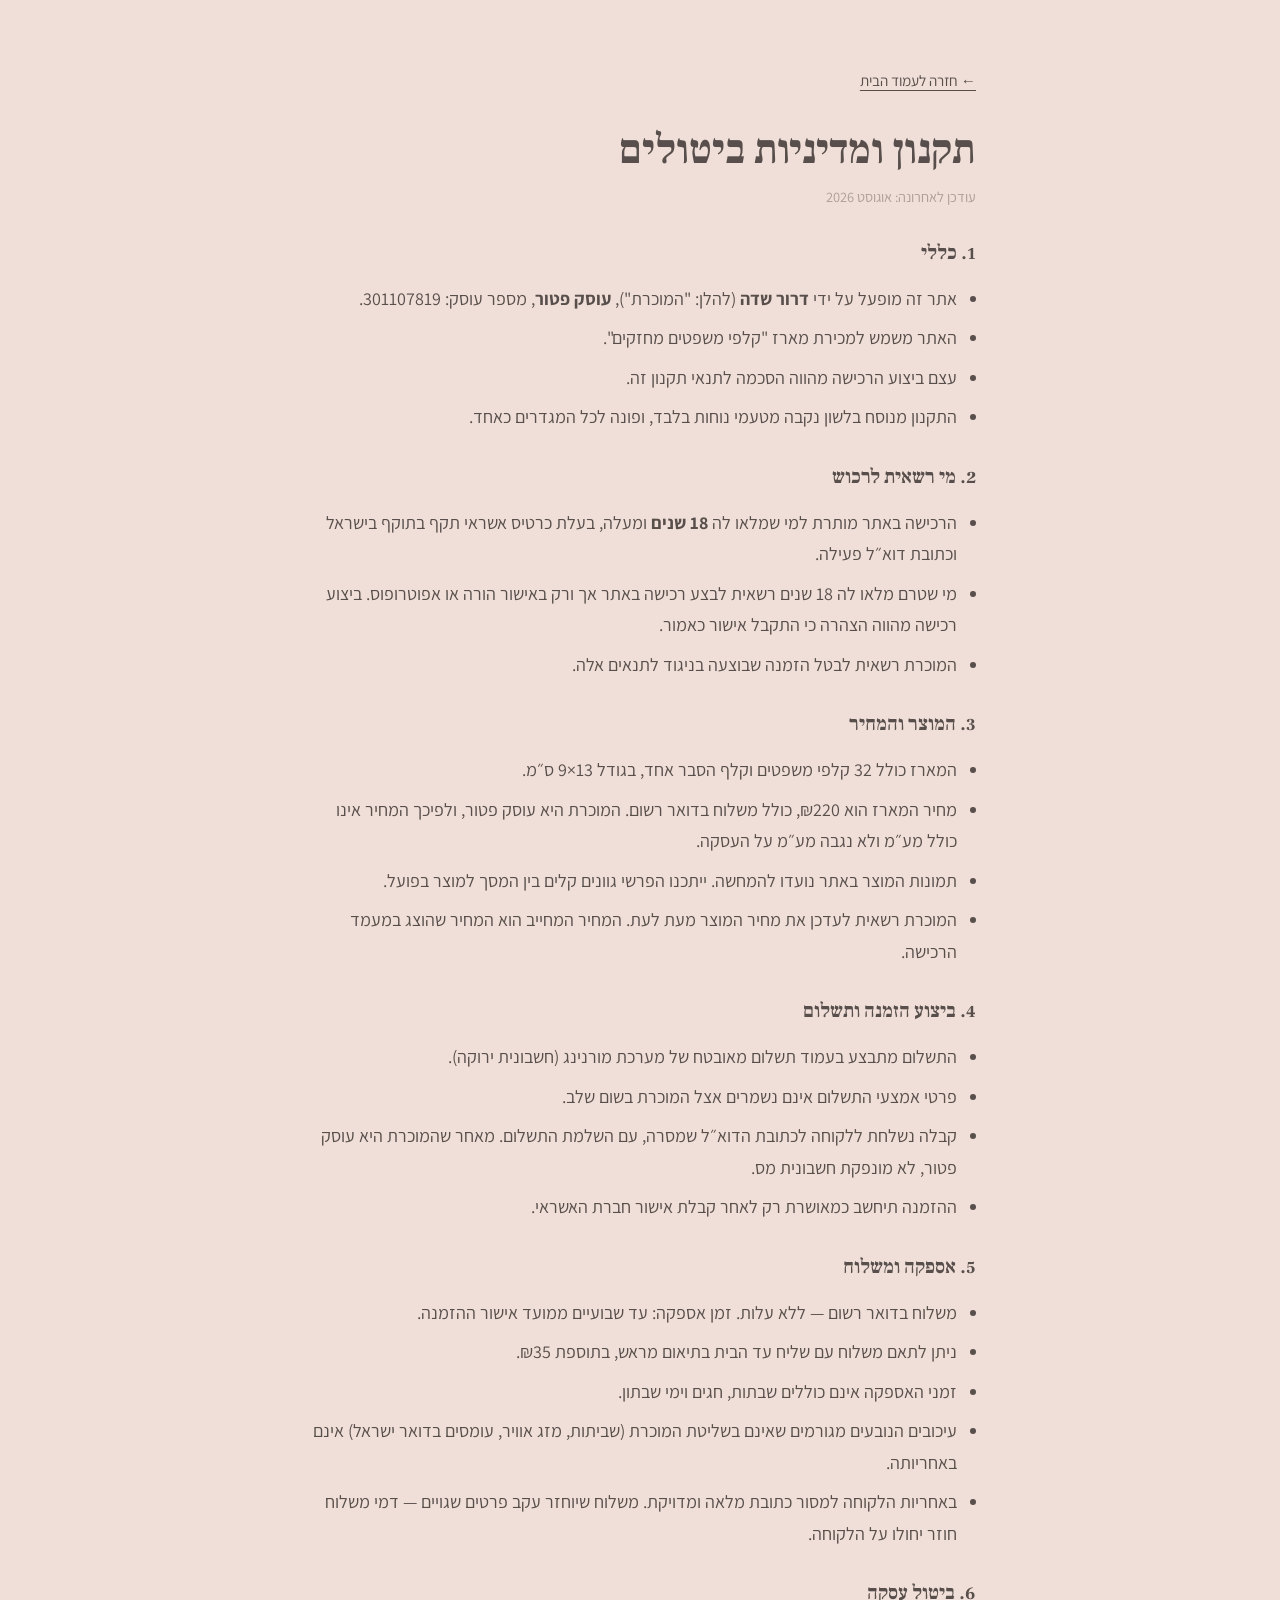
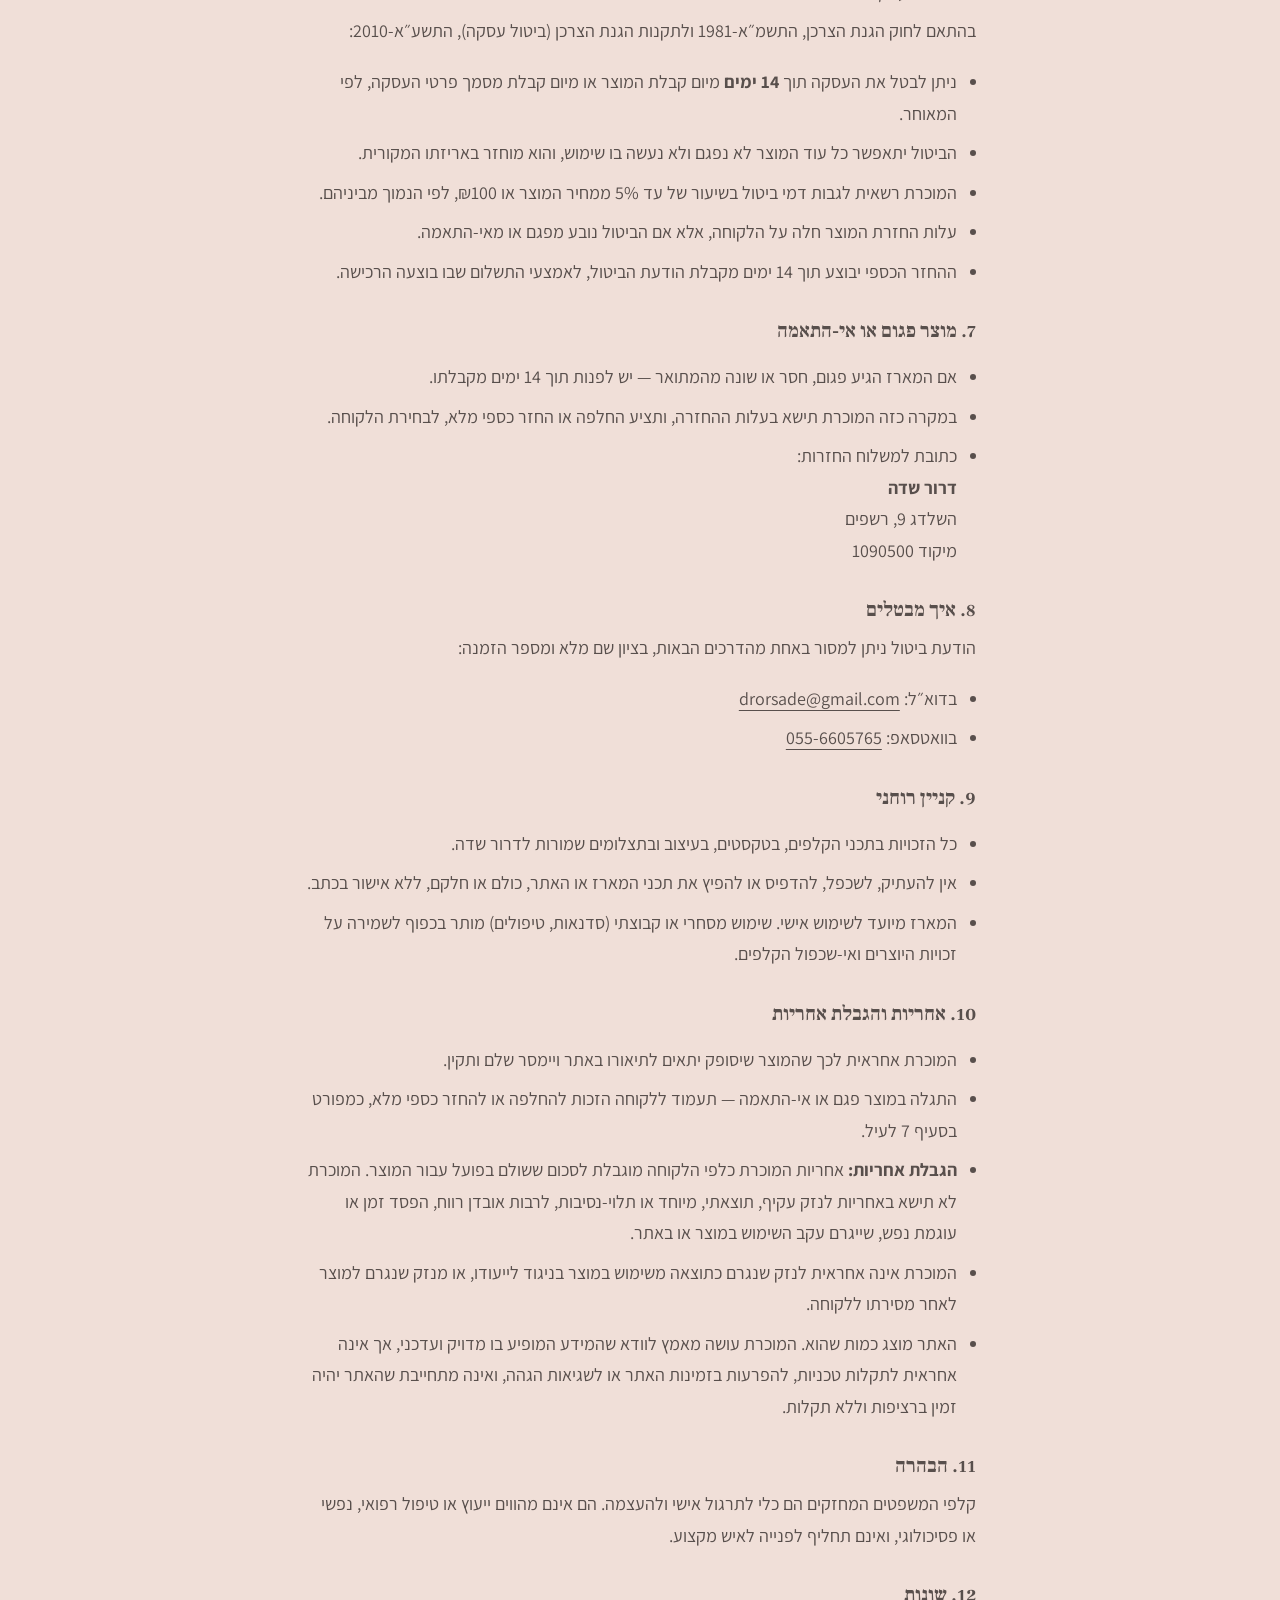
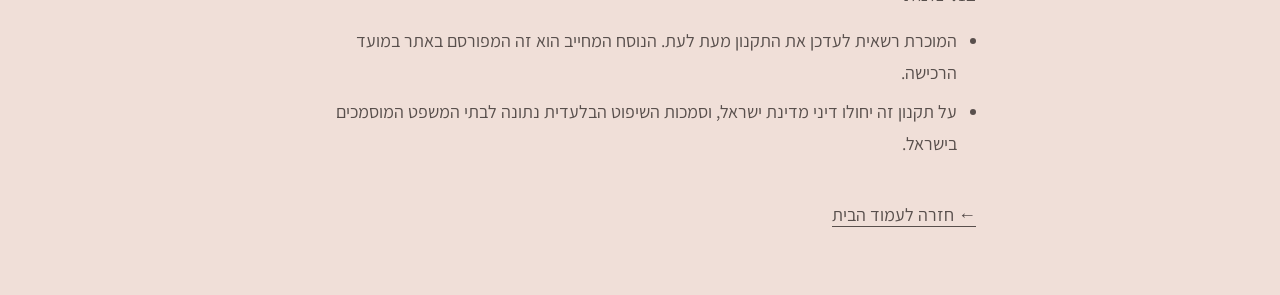
<file: takanon.html>
<!doctype html>
<html lang="he" dir="rtl">
<head>
<meta charset="utf-8">
<meta name="viewport" content="width=device-width, initial-scale=1">
<title>תקנון ומדיניות ביטולים | דרור שדה</title>
<meta name="description" content="תקנון האתר ומדיניות הביטולים וההחזרות של קלפי משפטים מחזקים מאת דרור שדה.">
<meta name="robots" content="noindex">
<link rel="icon" href="assets/favicon.svg" type="image/svg+xml">
<link rel="preconnect" href="https://fonts.googleapis.com">
<link rel="preconnect" href="https://fonts.gstatic.com" crossorigin>
<link href="https://fonts.googleapis.com/css2?family=Assistant:wght@400;600&family=Frank+Ruhl+Libre:wght@500;700&display=swap" rel="stylesheet">
<link rel="stylesheet" href="styles.css?v=6">
</head>
<body>
<main class="legal">
  <div class="wrap narrow">
    <a class="back" href="index.html">← חזרה לעמוד הבית</a>

    <h1>תקנון ומדיניות ביטולים</h1>
    <p class="updated">עודכן לאחרונה: אוגוסט 2026</p>


    <h2>1. כללי</h2>
    <ul>
      <li>אתר זה מופעל על ידי <strong>דרור שדה</strong> (להלן: "המוכרת"),
          <strong>עוסק פטור</strong>, מספר עוסק: <span dir="ltr">301107819</span>.</li>
      <li>האתר משמש למכירת מארז "קלפי משפטים מחזקים".</li>
      <li>עצם ביצוע הרכישה מהווה הסכמה לתנאי תקנון זה.</li>
      <li>התקנון מנוסח בלשון נקבה מטעמי נוחות בלבד, ופונה לכל המגדרים כאחד.</li>
    </ul>

    <h2>2. מי רשאית לרכוש</h2>
    <ul>
      <li>הרכישה באתר מותרת למי שמלאו לה <strong>18 שנים</strong> ומעלה,
          בעלת כרטיס אשראי תקף בתוקף בישראל וכתובת דוא״ל פעילה.</li>
      <li>מי שטרם מלאו לה 18 שנים רשאית לבצע רכישה באתר אך ורק באישור הורה או אפוטרופוס.
          ביצוע רכישה מהווה הצהרה כי התקבל אישור כאמור.</li>
      <li>המוכרת רשאית לבטל הזמנה שבוצעה בניגוד לתנאים אלה.</li>
    </ul>

    <h2>3. המוצר והמחיר</h2>
    <ul>
      <li>המארז כולל 32 קלפי משפטים וקלף הסבר אחד, בגודל <span dir="ltr">9×13</span> ס״מ.</li>
      <li>מחיר המארז הוא <span dir="ltr">₪220</span>, כולל משלוח בדואר רשום.
          המוכרת היא עוסק פטור, ולפיכך המחיר אינו כולל מע״מ ולא נגבה מע״מ על העסקה.</li>
      <li>תמונות המוצר באתר נועדו להמחשה. ייתכנו הפרשי גוונים קלים בין המסך למוצר בפועל.</li>
      <li>המוכרת רשאית לעדכן את מחיר המוצר מעת לעת. המחיר המחייב הוא המחיר שהוצג במעמד הרכישה.</li>
    </ul>

    <h2>4. ביצוע הזמנה ותשלום</h2>
    <ul>
      <li>התשלום מתבצע בעמוד תשלום מאובטח של מערכת מורנינג (חשבונית ירוקה).</li>
      <li>פרטי אמצעי התשלום אינם נשמרים אצל המוכרת בשום שלב.</li>
      <li>קבלה נשלחת ללקוחה לכתובת הדוא״ל שמסרה, עם השלמת התשלום.
          מאחר שהמוכרת היא עוסק פטור, לא מונפקת חשבונית מס.</li>
      <li>ההזמנה תיחשב כמאושרת רק לאחר קבלת אישור חברת האשראי.</li>
    </ul>

    <h2>5. אספקה ומשלוח</h2>
    <ul>
      <li>משלוח בדואר רשום — ללא עלות. זמן אספקה: עד שבועיים ממועד אישור ההזמנה.</li>
      <li>ניתן לתאם משלוח עם שליח עד הבית בתיאום מראש, בתוספת <span dir="ltr">₪35</span>.</li>
      <li>זמני האספקה אינם כוללים שבתות, חגים וימי שבתון.</li>
      <li>עיכובים הנובעים מגורמים שאינם בשליטת המוכרת (שביתות, מזג אוויר, עומסים בדואר ישראל) אינם באחריותה.</li>
      <li>באחריות הלקוחה למסור כתובת מלאה ומדויקת. משלוח שיוחזר עקב פרטים שגויים — דמי משלוח חוזר יחולו על הלקוחה.</li>
    </ul>

    <h2>6. ביטול עסקה</h2>
    <p>
      בהתאם לחוק הגנת הצרכן, התשמ״א‑1981 ולתקנות הגנת הצרכן (ביטול עסקה), התשע״א‑2010:
    </p>
    <ul>
      <li>ניתן לבטל את העסקה תוך <strong>14 ימים</strong> מיום קבלת המוצר או מיום קבלת מסמך פרטי העסקה, לפי המאוחר.</li>
      <li>הביטול יתאפשר כל עוד המוצר לא נפגם ולא נעשה בו שימוש, והוא מוחזר באריזתו המקורית.</li>
      <li>המוכרת רשאית לגבות דמי ביטול בשיעור של עד 5% ממחיר המוצר או <span dir="ltr">₪100</span>, לפי הנמוך מביניהם.</li>
      <li>עלות החזרת המוצר חלה על הלקוחה, אלא אם הביטול נובע מפגם או מאי‑התאמה.</li>
      <li>ההחזר הכספי יבוצע תוך 14 ימים מקבלת הודעת הביטול, לאמצעי התשלום שבו בוצעה הרכישה.</li>
    </ul>

    <h2>7. מוצר פגום או אי‑התאמה</h2>
    <ul>
      <li>אם המארז הגיע פגום, חסר או שונה מהמתואר — יש לפנות תוך 14 ימים מקבלתו.</li>
      <li>במקרה כזה המוכרת תישא בעלות ההחזרה, ותציע החלפה או החזר כספי מלא, לבחירת הלקוחה.</li>
      <li>
        כתובת למשלוח החזרות:<br>
        <strong>דרור שדה</strong><br>
        השלדג 9, רשפים<br>
        מיקוד <span dir="ltr">1090500</span>
      </li>
    </ul>

    <h2>8. איך מבטלים</h2>
    <p>
      הודעת ביטול ניתן למסור באחת מהדרכים הבאות, בציון שם מלא ומספר הזמנה:
    </p>
    <ul>
      <li>בדוא״ל: <span data-mail dir="ltr">drorsade [at] gmail [dot] com</span></li>
      <li>בוואטסאפ: <a href="https://wa.me/972556605765" target="_blank" rel="noopener"><span dir="ltr">055-6605765</span></a></li>
    </ul>

    <h2>9. קניין רוחני</h2>
    <ul>
      <li>כל הזכויות בתכני הקלפים, בטקסטים, בעיצוב ובתצלומים שמורות לדרור שדה.</li>
      <li>אין להעתיק, לשכפל, להדפיס או להפיץ את תכני המארז או האתר, כולם או חלקם, ללא אישור בכתב.</li>
      <li>המארז מיועד לשימוש אישי. שימוש מסחרי או קבוצתי (סדנאות, טיפולים) מותר בכפוף לשמירה על זכויות היוצרים ואי‑שכפול הקלפים.</li>
    </ul>

    <h2>10. אחריות והגבלת אחריות</h2>
    <ul>
      <li>המוכרת אחראית לכך שהמוצר שיסופק יתאים לתיאורו באתר ויימסר שלם ותקין.</li>
      <li>התגלה במוצר פגם או אי‑התאמה — תעמוד ללקוחה הזכות להחלפה או להחזר כספי מלא,
          כמפורט בסעיף 7 לעיל.</li>
      <li>
        <strong>הגבלת אחריות:</strong> אחריות המוכרת כלפי הלקוחה מוגבלת לסכום ששולם
        בפועל עבור המוצר. המוכרת לא תישא באחריות לנזק עקיף, תוצאתי, מיוחד או תלוי‑נסיבות,
        לרבות אובדן רווח, הפסד זמן או עוגמת נפש, שייגרם עקב השימוש במוצר או באתר.
      </li>
      <li>
        המוכרת אינה אחראית לנזק שנגרם כתוצאה משימוש במוצר בניגוד לייעודו,
        או מנזק שנגרם למוצר לאחר מסירתו ללקוחה.
      </li>
      <li>
        האתר מוצג כמות שהוא. המוכרת עושה מאמץ לוודא שהמידע המופיע בו מדויק ועדכני,
        אך אינה אחראית לתקלות טכניות, להפרעות בזמינות האתר או לשגיאות הגהה,
        ואינה מתחייבת שהאתר יהיה זמין ברציפות וללא תקלות.
      </li>
    </ul>

    <h2>11. הבהרה</h2>
    <p>
      קלפי המשפטים המחזקים הם כלי לתרגול אישי ולהעצמה. הם אינם מהווים ייעוץ או טיפול רפואי,
      נפשי או פסיכולוגי, ואינם תחליף לפנייה לאיש מקצוע.
    </p>

    <h2>12. שונות</h2>
    <ul>
      <li>המוכרת רשאית לעדכן את התקנון מעת לעת. הנוסח המחייב הוא זה המפורסם באתר במועד הרכישה.</li>
      <li>על תקנון זה יחולו דיני מדינת ישראל, וסמכות השיפוט הבלעדית נתונה לבתי המשפט המוסמכים בישראל.</li>
    </ul>

    <p style="margin-block-start:2.5rem"><a href="index.html">← חזרה לעמוד הבית</a></p>
  </div>
</main>
<script src="contact.js?v=6"></script>
<script src="analytics.js?v=6"></script>
</body>
</html>
</file>
<file: styles.css>
/* ============================================================
   קלפי משפטים מחזקים — דרור שדה
   Palette and typefaces are the brand's own spec.
   ============================================================ */

:root {
  --ink:      #584F4C;   /* text and birds */
  --paper:    #F0DFD8;   /* primary background */
  --paper-2:  #E8CFC7;   /* alternating background */
  --cream:    #FBF4F1;   /* card surface */

  --ink-70:   rgba(88, 79, 76, .7);
  --ink-45:   rgba(88, 79, 76, .45);
  --ink-15:   rgba(88, 79, 76, .15);

  --display: "Frank Ruhl Libre", Georgia, serif;
  --body:    "Assistant", -apple-system, "Segoe UI", sans-serif;

  --wrap: 68rem;
  --gap:  clamp(2.5rem, 6vw, 5rem);
}

*, *::before, *::after { box-sizing: border-box; }

html { -webkit-text-size-adjust: 100%; scroll-behavior: smooth; }

body {
  margin: 0;
  background: var(--paper);
  color: var(--ink);
  font-family: var(--body);
  font-size: clamp(1rem, .96rem + .3vw, 1.125rem);
  line-height: 1.75;
  overflow-x: hidden;
}

img { max-width: 100%; height: auto; display: block; }

a { color: inherit; text-underline-offset: .25em; }

h1, h2, h3 {
  font-family: var(--display);
  font-weight: 700;
  line-height: 1.2;
  margin: 0;
}

p { margin: 0 0 1.1em; }
p:last-child { margin-bottom: 0; }

.svg-defs { position: absolute; width: 0; height: 0; }

.visually-hidden {
  position: absolute; width: 1px; height: 1px;
  padding: 0; margin: -1px; overflow: hidden;
  clip: rect(0 0 0 0); white-space: nowrap; border: 0;
}

.skip-link {
  position: absolute; inset-inline-start: 0; inset-block-start: -100%;
  background: var(--ink); color: var(--paper);
  padding: .75rem 1.25rem; z-index: 100;
}
.skip-link:focus { inset-block-start: 0; }

:focus-visible {
  outline: 2px solid var(--ink);
  outline-offset: 3px;
  border-radius: 2px;
}

/* ── Layout ─────────────────────────────────────────────────── */

.wrap {
  width: min(100% - 2.5rem, var(--wrap));
  margin-inline: auto;
}
.narrow { max-width: 42rem; }
.center { text-align: center; }
.narrow.center { margin-inline: auto; }

.band { padding-block: var(--gap); }
.band--alt { background: var(--paper-2); }

.h2 {
  font-size: clamp(1.6rem, 1.3rem + 1.5vw, 2.4rem);
  margin-block-end: 1rem;
}
.h2.center { margin-inline: auto; }

.eyebrow {
  font-family: var(--body);
  font-size: .8rem;
  font-weight: 600;
  letter-spacing: .22em;
  color: var(--ink-45);
  margin-block-end: 1.5rem;
}

/* ── Hero ───────────────────────────────────────────────────── */

.hero {
  position: relative;
  padding-block: clamp(2.5rem, 7vw, 4.5rem) var(--gap);
  overflow: hidden;
}

.hero__inner { text-align: center; }

.hero__title {
  font-size: clamp(2.1rem, 1.4rem + 3.4vw, 3.9rem);
  letter-spacing: -.01em;
  margin-block-end: 1.25rem;
}

.hero__lede {
  max-width: 34rem;
  margin-inline: auto;
  margin-block-end: clamp(2rem, 5vw, 3rem);
  color: var(--ink-70);
}

/* Birds drifting behind the hero — scattered, still in flight */
.flock {
  position: absolute; inset: 0;
  pointer-events: none;
  color: var(--ink);
  opacity: .16;
}
.flock__bird { position: absolute; fill: currentColor; }
.flock__bird--1 { width: 62px; inset-block-start: 8%;  inset-inline-end: 8%;  transform: rotate(-8deg); }
.flock__bird--2 { width: 38px; inset-block-start: 20%; inset-inline-end: 22%; transform: rotate(6deg); }
.flock__bird--3 { width: 48px; inset-block-start: 13%; inset-inline-start: 11%; transform: rotate(10deg) scaleX(-1); }
.flock__bird--4 { width: 28px; inset-block-start: 27%; inset-inline-start: 24%; transform: rotate(-4deg) scaleX(-1); }

@media (max-width: 48rem) {
  .flock__bird--2, .flock__bird--4 { display: none; }
  .flock__bird--1 { width: 42px; }
  .flock__bird--3 { width: 32px; }
}

/* ── The card (signature element) ───────────────────────────── */

.draw { margin-block-end: clamp(2rem, 5vw, 3rem); }

/* The real printed card, photographed. Its own paper grain and birds are
   part of the image, so the frame here stays out of the way. */
.card {
  width: min(100%, 21rem);
  margin-inline: auto;
  border-radius: 14px;
  overflow: hidden;
  background: var(--cream);
  box-shadow:
    0 1px 2px rgba(88, 79, 76, .10),
    0 14px 34px -14px rgba(88, 79, 76, .40);
}

/* The card in the markup stays in normal flow and defines the height —
   even at opacity 0 — so the box never collapses mid-crossfade. The second
   layer is created and positioned by script.js. */
.card { position: relative; }

.card img {
  width: 100%;
  height: auto;
  display: block;
}

.btn-draw {
  display: inline-block;
  margin-block-start: 1.5rem;
  padding: .55rem 1.4rem;
  font-family: var(--body);
  font-size: .95rem;
  font-weight: 600;
  color: var(--ink);
  background: transparent;
  border: 1px solid var(--ink-15);
  border-radius: 999px;
  cursor: pointer;
  transition: border-color .2s ease, background-color .2s ease;
}
.btn-draw:hover { border-color: var(--ink-45); background: rgba(255,255,255,.4); }

.draw__hint {
  max-width: 28rem;
  margin-inline: auto;
  margin-block-start: 1.25rem;
  font-size: .9rem;
  color: var(--ink-45);
}

/* ── Buy ────────────────────────────────────────────────────── */

.price {
  font-family: var(--display);
  font-size: 1.4rem;
  font-weight: 700;
  margin-block-end: 1rem;
}
.price--lg { font-size: clamp(1.6rem, 1.4rem + 1vw, 2.1rem); }
.price__note {
  font-family: var(--body);
  font-size: .9rem;
  font-weight: 400;
  color: var(--ink-70);
}

.btn-buy {
  display: inline-block;
  padding: .95rem 2.6rem;
  min-height: 44px;
  background: var(--ink);
  color: var(--paper);
  font-family: var(--body);
  font-size: 1.05rem;
  font-weight: 600;
  text-decoration: none;
  border-radius: 999px;
  transition: transform .2s ease, box-shadow .2s ease;
}
.btn-buy:hover {
  transform: translateY(-2px);
  box-shadow: 0 10px 22px -10px rgba(88, 79, 76, .7);
}

/* ── Split sections ─────────────────────────────────────────── */

.split {
  display: grid;
  gap: clamp(1.75rem, 4vw, 3.5rem);
  align-items: center;
}
@media (min-width: 48rem) {
  .split { grid-template-columns: 1fr 1fr; }
  .split--reverse .split__media { order: 2; }
}

.split__media img {
  width: 100%;
  border-radius: 10px;
  box-shadow: 0 16px 36px -20px rgba(88, 79, 76, .55);
}

.signature {
  font-family: var(--display);
  font-size: 1.05rem;
  color: var(--ink-70);
  margin-block-start: 1.5rem;
}

.specs { margin: 0; padding: 0; list-style: none; }
.specs li {
  padding-block: .6rem;
  border-block-end: 1px solid var(--ink-15);
}
.specs li:last-child { border-block-end: 0; }

/* ── Divider: the wire ──────────────────────────────────────── */

.divider {
  position: relative;
  color: var(--ink-45);
  height: 40px;
}
.divider__wire, .divider__birds {
  position: absolute; inset-inline: 0; inset-block-start: 0;
  width: 100%; height: 40px;
}
.divider__birds { fill: var(--ink); opacity: .6; }

/* ── Video ──────────────────────────────────────────────────── */

.video {
  position: relative;
  width: min(100%, 24rem);
  margin-inline: auto;
  border-radius: 12px;
  overflow: hidden;
  box-shadow: 0 16px 36px -20px rgba(88, 79, 76, .55);
  background: var(--ink);
}
.video img, .video video { width: 100%; display: block; }

.video__play {
  position: absolute; inset: 0;
  display: grid; place-items: center;
  width: 100%; height: 100%;
  background: rgba(88, 79, 76, .22);
  border: 0; cursor: pointer;
  color: var(--paper);
  transition: background-color .2s ease;
}
.video__play:hover { background: rgba(88, 79, 76, .35); }
.video__play svg {
  width: 34px; height: 34px;
  padding: .55rem;
  box-sizing: content-box;
  background: rgba(88, 79, 76, .75);
  border-radius: 50%;
}

/* ── Uses ───────────────────────────────────────────────────── */

.uses {
  display: grid;
  gap: 1.5rem;
  margin-block-start: 2.5rem;
}
@media (min-width: 34rem) { .uses { grid-template-columns: repeat(2, 1fr); } }
@media (min-width: 60rem) { .uses { grid-template-columns: repeat(4, 1fr); } }

.use { padding-block-start: 1rem; border-block-start: 1px solid var(--ink-15); }
.use h3 { font-size: 1.15rem; margin-block-end: .5rem; }
.use p { font-size: .95rem; color: var(--ink-70); }

/* ── Gallery ────────────────────────────────────────────────── */

.gallery {
  display: grid;
  gap: 1rem;
  grid-template-columns: repeat(2, 1fr);
  max-width: 44rem;
  margin-inline: auto;
}

.gallery img {
  width: 100%;
  aspect-ratio: 3 / 4;
  object-fit: cover;
  border-radius: 10px;
  box-shadow: 0 12px 28px -18px rgba(88, 79, 76, .55);
}

/* ── FAQ ────────────────────────────────────────────────────── */

.faq {
  border-block-end: 1px solid var(--ink-15);
}
.faq:first-of-type { border-block-start: 1px solid var(--ink-15); }

.faq summary {
  padding-block: 1.1rem;
  font-weight: 600;
  cursor: pointer;
  list-style: none;
  display: flex;
  align-items: center;
  justify-content: space-between;
  gap: 1rem;
}
.faq summary::-webkit-details-marker { display: none; }
.faq summary::after {
  content: "";
  flex: none;
  width: .55rem; height: .55rem;
  border-inline-end: 1.5px solid var(--ink-45);
  border-block-end: 1.5px solid var(--ink-45);
  transform: rotate(45deg);
  transition: transform .2s ease;
}
.faq[open] summary::after { transform: rotate(-135deg); }
.faq p { padding-block-end: 1.1rem; color: var(--ink-70); }

/* ── Closing ────────────────────────────────────────────────── */

.band--close { background: var(--paper-2); }
.close__lede { color: var(--ink-70); margin-block-end: 1.5rem; }

/* ── Footer: the birds come to rest ─────────────────────────── */

.footer {
  position: relative;
  background: var(--ink);
  color: var(--paper);
  padding-block: 3.5rem 2.5rem;
  margin-block-start: 40px;
}
.footer__wire {
  position: absolute;
  inset-inline: 0;
  inset-block-start: -40px;
  width: 100%; height: 40px;
  color: var(--ink-45);
}
.footer__inner { text-align: center; }

.footer__name {
  font-family: var(--body);
  font-size: 1.35rem;
  font-weight: 600;
  margin-block-end: 1.25rem;
}

.footer__links, .footer__legal {
  list-style: none;
  margin: 0 0 1.25rem;
  padding: 0;
  display: flex;
  flex-wrap: wrap;
  justify-content: center;
  gap: .5rem 1.5rem;
}
.footer__links a { text-decoration: none; }
.footer__links a:hover { text-decoration: underline; }

.footer__legal {
  margin-block-end: 0;
  font-size: .85rem;
  opacity: .7;
}

/* ── Sticky buy bar ─────────────────────────────────────────── */

.sticky-buy {
  position: fixed;
  inset-inline: 0;
  inset-block-end: 0;
  z-index: 50;
  display: flex;
  align-items: center;
  justify-content: space-between;
  gap: 1rem;
  padding: .7rem 1.25rem;
  /* clear the iPhone home indicator */
  padding-block-end: calc(.7rem + env(safe-area-inset-bottom, 0px));
  background: var(--cream);
  border-block-start: 1px solid var(--ink-15);
  box-shadow: 0 -6px 20px -12px rgba(88, 79, 76, .5);
  transform: translateY(100%);
  transition: transform .25s ease;
}
.sticky-buy.is-visible { transform: translateY(0); }
.sticky-buy[hidden] { display: none; }

.sticky-buy__price { font-weight: 600; font-size: .95rem; }
.btn-buy--sm { padding: .6rem 1.6rem; font-size: .95rem; }

@media (min-width: 48rem) { .sticky-buy { display: none; } }

/* The buy bar is fixed over the bottom of the page, so on mobile the footer
   has to reserve room for it — otherwise it sits on top of the תקנון,
   privacy and accessibility links, which are the ones people need most. */
@media (max-width: 47.99rem) {
  .footer {
    padding-block-end: calc(2.5rem + 4.75rem + env(safe-area-inset-bottom, 0px));
  }
}

/* ── Scroll reveal ──────────────────────────────────────────── */

.reveal {
  opacity: 0;
  transform: translateY(14px);
  transition: opacity .6s ease, transform .6s ease;
}
.reveal.is-in { opacity: 1; transform: none; }

@media (prefers-reduced-motion: reduce) {
  html { scroll-behavior: auto; }
  *, *::before, *::after {
    animation-duration: .01ms !important;
    transition-duration: .01ms !important;
  }
  .reveal { opacity: 1; transform: none; }
}

/* ── Legal pages ────────────────────────────────────────────── */

.legal { padding-block: clamp(2.5rem, 6vw, 4rem); }
.legal h1 { font-size: clamp(1.8rem, 1.5rem + 1.5vw, 2.6rem); margin-block-end: .5rem; }
.legal h2 { font-size: 1.25rem; margin-block: 2rem .6rem; }
.legal .updated { color: var(--ink-45); font-size: .9rem; margin-block-end: 2rem; }
.legal ul { padding-inline-start: 1.2rem; }
.legal li { margin-block-end: .5rem; }
.legal .back { display: inline-block; margin-block-end: 2rem; font-size: .95rem; }
.legal .todo {
  background: rgba(255,255,255,.55);
  border-inline-start: 3px solid var(--ink-45);
  padding: .75rem 1rem;
  font-size: .95rem;
}

/* ── Footer contact icons ───────────────────────────────────── */

.footer__links a,
.footer__links li {
  display: inline-flex;
  align-items: center;
  gap: .45rem;
}

/* האייקון יושב משמאל לטקסט. הסדר ב-HTML נשאר כשהיה (אייקון ואז טקסט),
   כך שקוראי מסך לא מושפעים — רק סדר התצוגה מתהפך. */
.footer__links a { flex-direction: row-reverse; }

.icon {
  width: .92em;
  height: .92em;
  flex: none;
  /* geometric centring sits the icon high against the glyphs, because the
     line box includes descender space the digits and caps don't use.
     This nudge aligns it with the optical middle of the text. */
  transform: translateY(.1em);
}

/* a solid glyph reads heavier than an outlined one at the same box size */
.icon--solid {
  width: .84em;
  height: .84em;
}

/* ── Thank-you page ─────────────────────────────────────────── */

.thanks {
  position: relative;
  overflow: hidden;
  min-height: 100vh;
  display: flex;
  flex-direction: column;
  justify-content: center;
  padding-block: clamp(3rem, 10vw, 6rem) 4rem;
}

.thanks__inner { position: relative; z-index: 1; }

.thanks__title {
  font-size: clamp(1.9rem, 1.4rem + 2.6vw, 3.1rem);
  margin-block-end: 1rem;
}

.thanks__lede {
  color: var(--ink-70);
  margin-block-end: clamp(2rem, 5vw, 2.75rem);
}

.thanks__steps {
  list-style: none;
  margin: 0 auto clamp(2rem, 5vw, 2.75rem);
  padding: 0;
  max-width: 26rem;
  text-align: start;
}
.thanks__steps li {
  padding-block: .85rem;
  border-block-end: 1px solid var(--ink-15);
}
.thanks__steps li:last-child { border-block-end: 0; }

.thanks__wish {
  font-family: var(--display);
  font-size: 1.15rem;
  color: var(--ink-70);
  margin-block-end: 2rem;
}

.thanks__actions {
  display: flex;
  flex-direction: column;
  align-items: center;
  gap: 1rem;
}

.thanks__home {
  font-size: .95rem;
  color: var(--ink-45);
}

.thanks__wire, .thanks__birds {
  position: absolute;
  inset-inline: 0;
  inset-block-end: 1.5rem;
  width: 100%;
  height: 40px;
  color: var(--ink-45);
}
.thanks__birds { fill: var(--ink); opacity: .55; }
</file>
